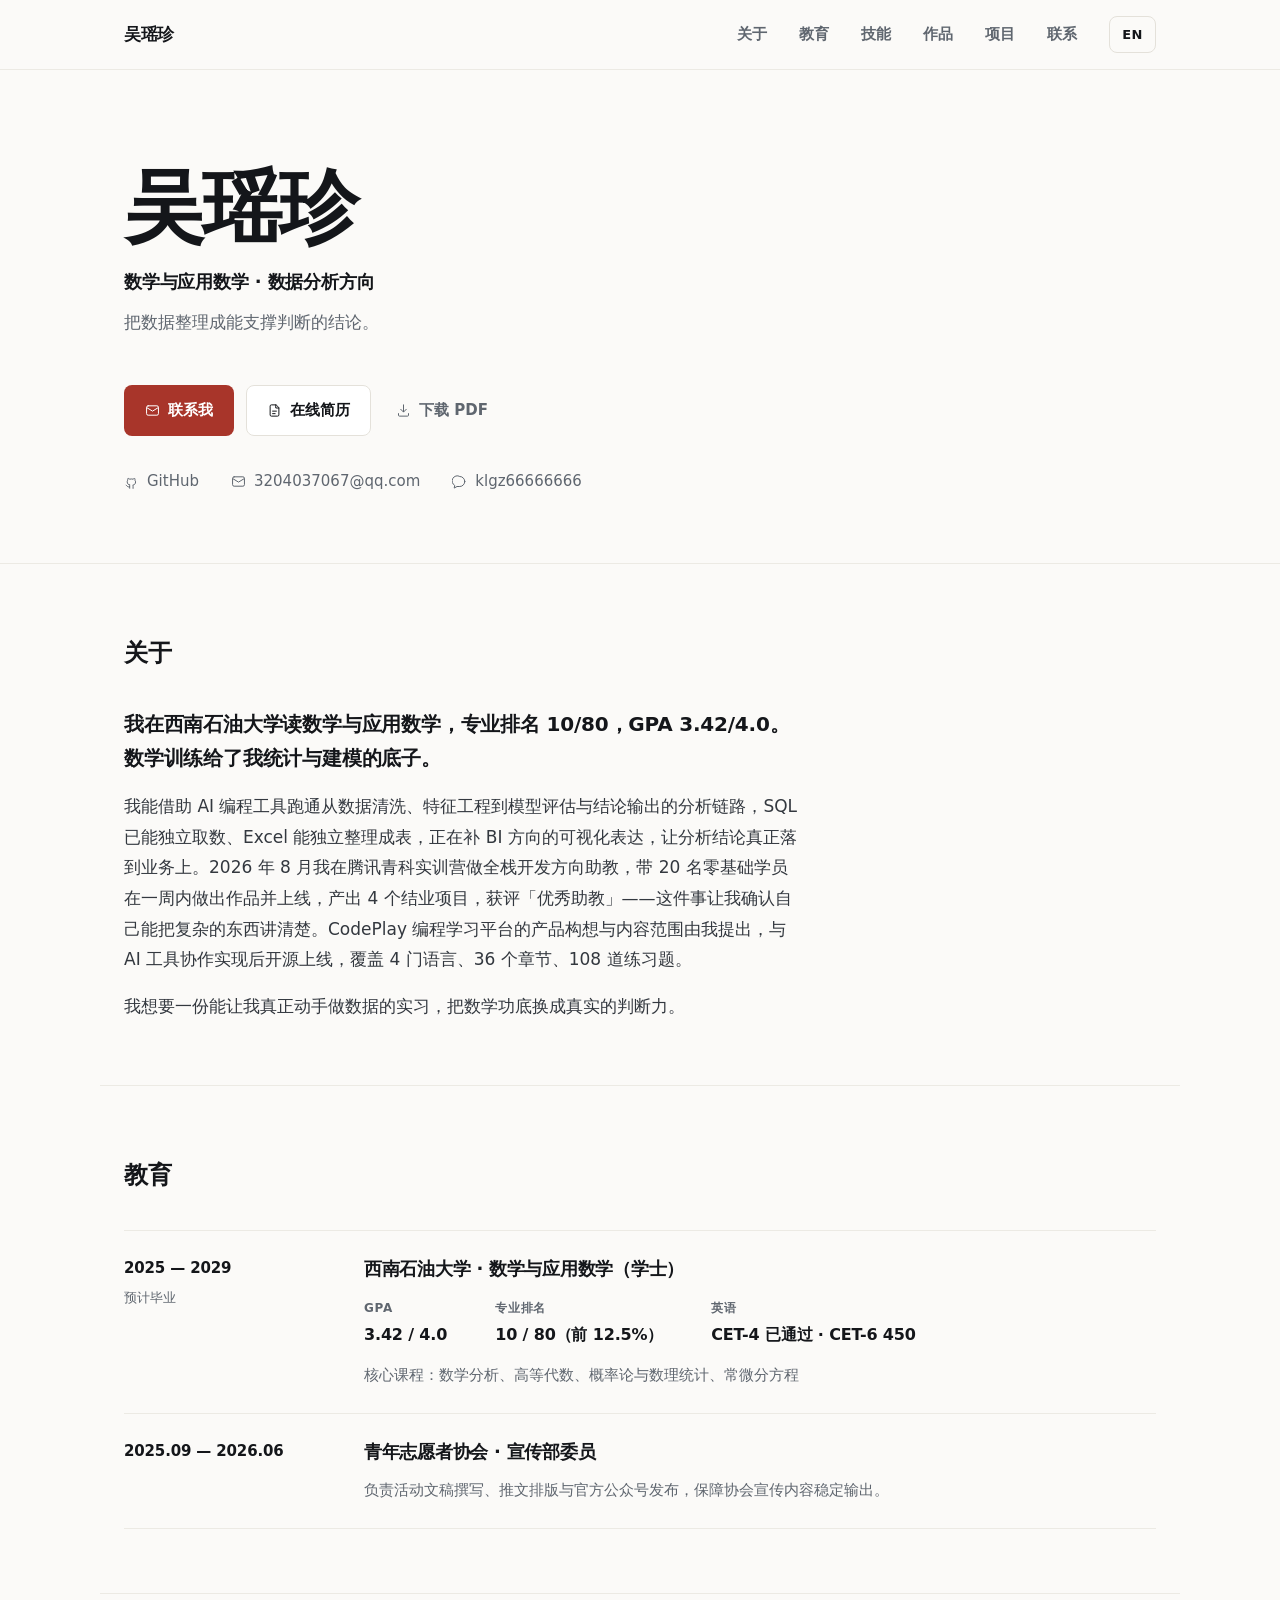
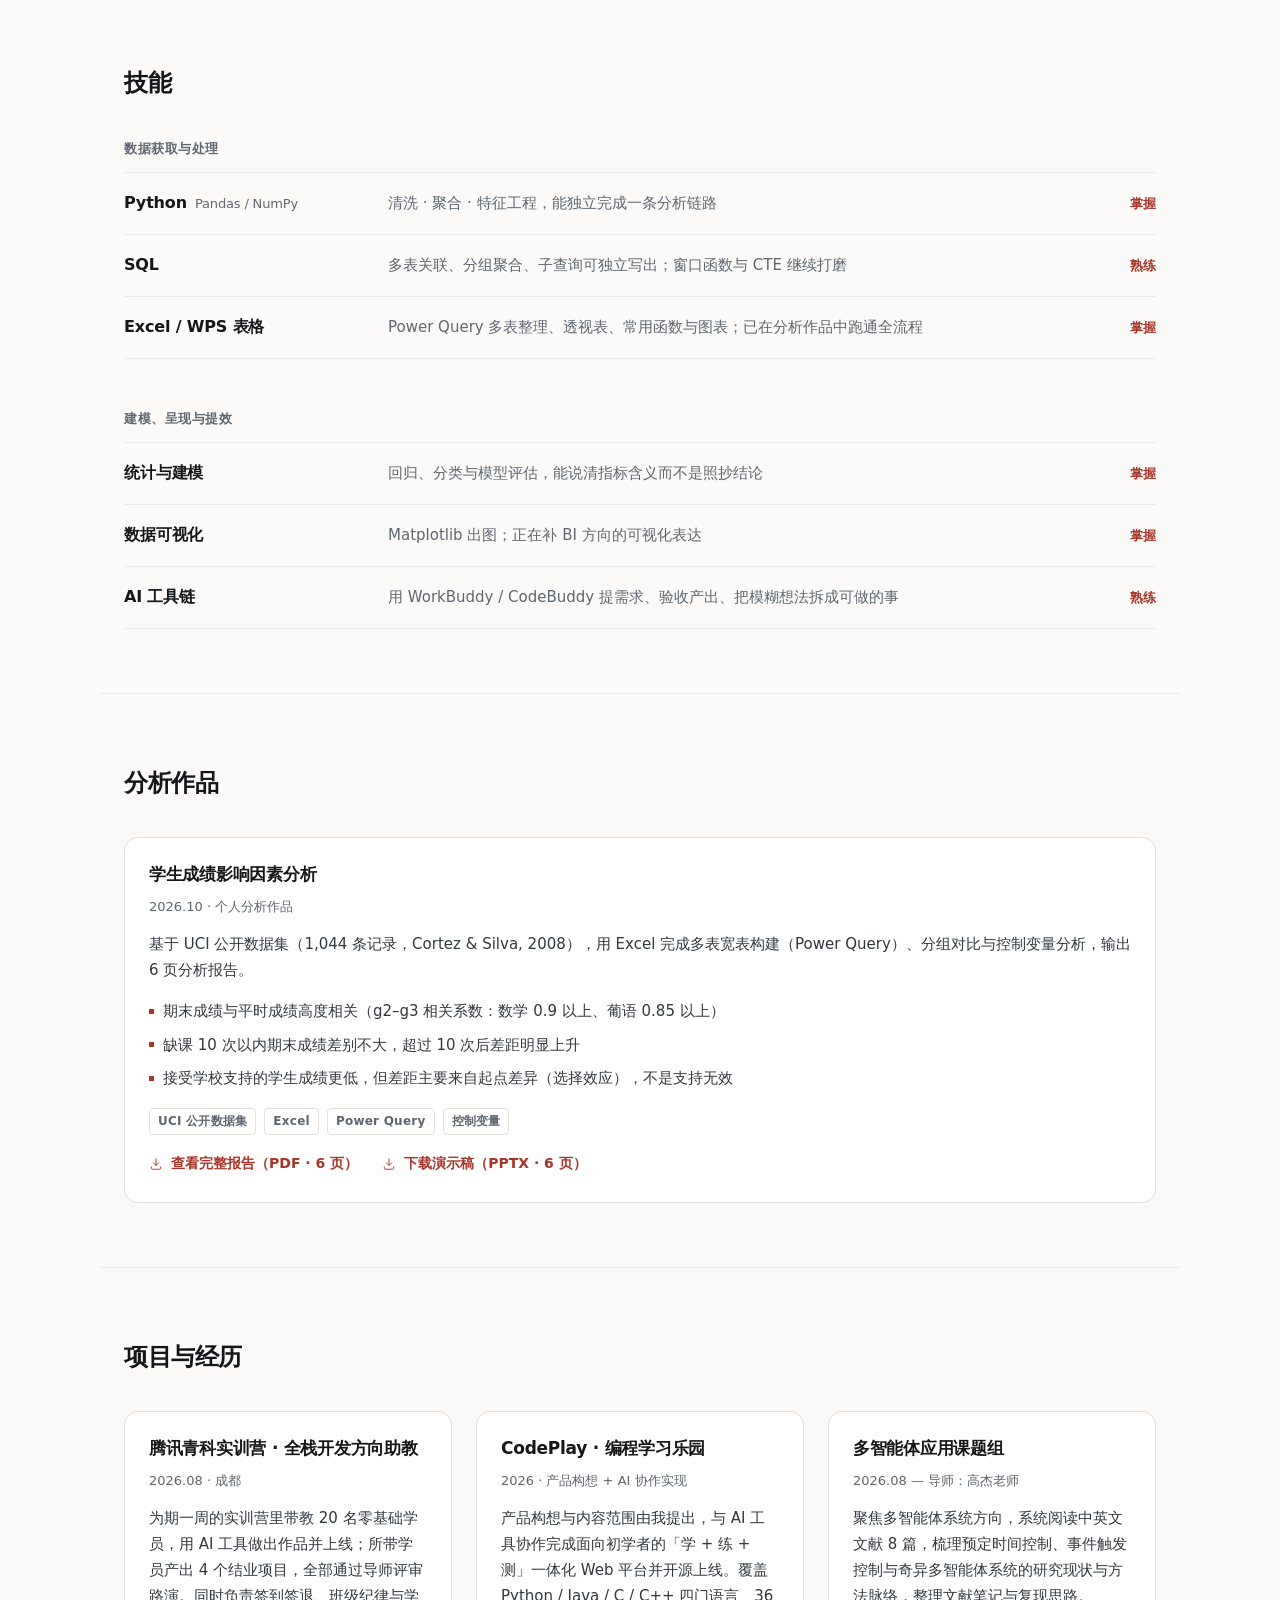
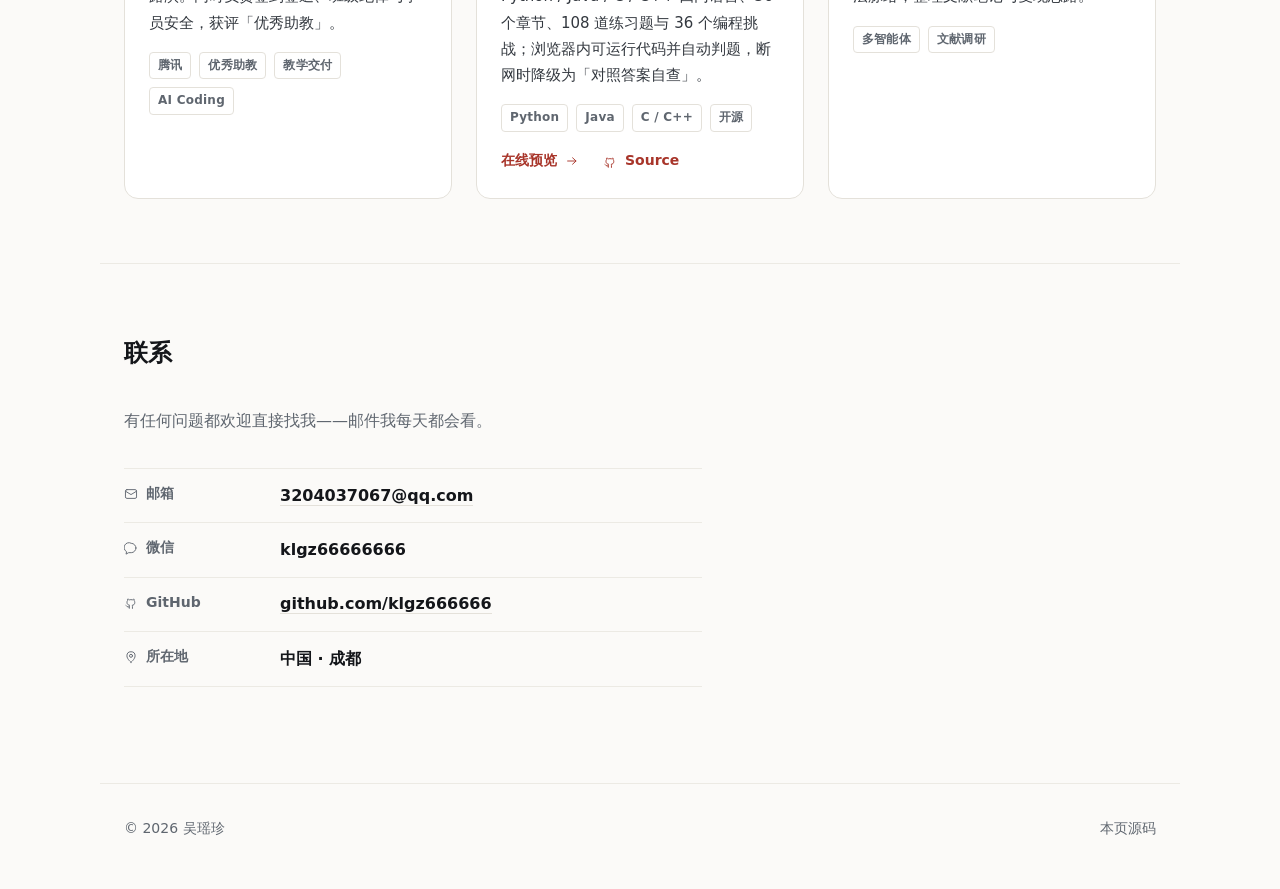
<file: index.html>
<!DOCTYPE html>
<html lang="zh">
<head>
  <meta charset="UTF-8" />
  <meta name="viewport" content="width=device-width, initial-scale=1.0" />
  <title data-zh="吴瑶珍 · 数据分析 | 个人主页" data-en="Wu Yaozhen · Data Analytics">吴瑶珍 · 数据分析 | 个人主页</title>
  <meta name="description" data-zh="西南石油大学数学与应用数学专业本科生，GPA 3.42/4.0，专业排名 10/80。腾讯青科实训营优秀助教，CodePlay 编程学习平台产品构想者。" data-en="Undergraduate in Mathematics at Southwest Petroleum University. GPA 3.42/4.0, ranked 10/80. Outstanding TA at Tencent Youth Science Camp." />
  <link rel="icon" href="favicon.svg" type="image/svg+xml" />
  <link rel="stylesheet" href="styles.css" />
</head>
<body>

  <!-- ===== 图标 sprite：统一 stroke 风格，不用 emoji 冒充图标 ===== -->
  <svg width="0" height="0" style="position:absolute" aria-hidden="true" focusable="false">
    <symbol id="i-mail" viewBox="0 0 24 24" fill="none" stroke="currentColor" stroke-width="1.6" stroke-linecap="round" stroke-linejoin="round">
      <rect x="2.5" y="4.5" width="19" height="15" rx="2.5" />
      <path d="M3 7.5 12 13l9-5.5" />
    </symbol>
    <symbol id="i-doc" viewBox="0 0 24 24" fill="none" stroke="currentColor" stroke-width="1.6" stroke-linecap="round" stroke-linejoin="round">
      <path d="M14 3H7a2 2 0 0 0-2 2v14a2 2 0 0 0 2 2h10a2 2 0 0 0 2-2V8z" />
      <path d="M14 3v5h5" />
      <path d="M9 13h6M9 17h4" />
    </symbol>
    <symbol id="i-download" viewBox="0 0 24 24" fill="none" stroke="currentColor" stroke-width="1.6" stroke-linecap="round" stroke-linejoin="round">
      <path d="M12 3v11" />
      <path d="m7.5 10 4.5 4.5L16.5 10" />
      <path d="M4 17v2.5A1.5 1.5 0 0 0 5.5 21h13a1.5 1.5 0 0 0 1.5-1.5V17" />
    </symbol>
    <symbol id="i-arrow-right" viewBox="0 0 24 24" fill="none" stroke="currentColor" stroke-width="1.6" stroke-linecap="round" stroke-linejoin="round">
      <path d="M4.5 12h14" />
      <path d="m13 6.5 6 5.5-6 5.5" />
    </symbol>
    <symbol id="i-github" viewBox="0 0 24 24" fill="none" stroke="currentColor" stroke-width="1.6" stroke-linecap="round" stroke-linejoin="round">
      <path d="M9 20.5c-4 1.2-4-2.2-5.5-2.7m11 5.2v-3.4c0-1 .1-1.4-.5-2 2.3-.25 4.5-1.15 4.5-5a3.9 3.9 0 0 0-1.1-2.7 3.6 3.6 0 0 0-.1-2.7s-.9-.25-2.9 1.1a10 10 0 0 0-5.2 0C7.2 6.7 6.3 6.95 6.3 6.95a3.6 3.6 0 0 0-.1 2.7A3.9 3.9 0 0 0 5.1 12.4c0 3.8 2.2 4.7 4.5 5-.6.6-.6 1.2-.5 2v3.4" />
    </symbol>
    <symbol id="i-chat" viewBox="0 0 24 24" fill="none" stroke="currentColor" stroke-width="1.6" stroke-linecap="round" stroke-linejoin="round">
      <path d="M20.5 12a8 8 0 0 1-8 8H8l-4.5 2.5.9-4.2A8 8 0 0 1 12.5 4a8 8 0 0 1 8 8z" />
    </symbol>
    <symbol id="i-pin" viewBox="0 0 24 24" fill="none" stroke="currentColor" stroke-width="1.6" stroke-linecap="round" stroke-linejoin="round">
      <path d="M12 21s7-5.3 7-11a7 7 0 1 0-14 0c0 5.7 7 11 7 11z" />
      <circle cx="12" cy="10" r="2.6" />
    </symbol>
  </svg>

  <a class="skip" href="#main" data-zh="跳到主要内容" data-en="Skip to content">跳到主要内容</a>

  <!-- ===== 顶部导航 ===== -->
  <header class="topbar">
    <div class="topbar__inner">
      <a class="topbar__logo" href="#top" data-zh="吴瑶珍" data-en="Wu Yaozhen">吴瑶珍</a>
      <nav class="topbar__nav" aria-label="主导航">
        <a href="#about"><span data-lang-text data-zh="关于" data-en="About">关于</span></a>
        <a href="#education"><span data-lang-text data-zh="教育" data-en="Education">教育</span></a>
        <a href="#skills"><span data-lang-text data-zh="技能" data-en="Skills">技能</span></a>
        <a href="#samples"><span data-lang-text data-zh="作品" data-en="Sample">作品</span></a>
        <a href="#projects"><span data-lang-text data-zh="项目" data-en="Projects">项目</span></a>
        <a href="#contact"><span data-lang-text data-zh="联系" data-en="Contact">联系</span></a>
      </nav>
      <button class="lang" id="langToggle" type="button" aria-label="切换语言">EN</button>
    </div>
  </header>

  <main id="main">

    <!-- ===== Hero ===== -->
    <section class="hero" id="top">
      <div class="hero__inner">
        <h1 class="hero__name" data-zh="吴瑶珍" data-en="Wu Yaozhen">吴瑶珍</h1>
        <p class="hero__role" data-zh="数学与应用数学 · 数据分析方向" data-en="Mathematics & Applied Mathematics · Data Analytics">数学与应用数学 · 数据分析方向</p>
        <p class="hero__tagline" data-zh="把数据整理成能支撑判断的结论。" data-en="Turning data into conclusions that support a decision.">把数据整理成能支撑判断的结论。</p>

        <div class="hero__cta">
          <a class="btn btn--seal" href="mailto:3204037067@qq.com">
            <svg class="icon" aria-hidden="true"><use href="#i-mail" /></svg>
            <span data-lang-text data-zh="联系我" data-en="Email me">联系我</span>
          </a>
          <a class="btn btn--line" href="resume_online.html">
            <svg class="icon" aria-hidden="true"><use href="#i-doc" /></svg>
            <span data-lang-text data-zh="在线简历" data-en="Online résumé">在线简历</span>
          </a>
          <a class="btn btn--bare" href="resume_print.html" target="_blank" rel="noopener">
            <svg class="icon" aria-hidden="true"><use href="#i-download" /></svg>
            <span data-lang-text data-zh="下载 PDF" data-en="Download PDF">下载 PDF</span>
          </a>
        </div>

        <ul class="hero__links">
          <li><a href="https://github.com/klgz666666" target="_blank" rel="noopener"><svg class="icon" aria-hidden="true"><use href="#i-github" /></svg>GitHub</a></li>
          <li><a href="mailto:3204037067@qq.com"><svg class="icon" aria-hidden="true"><use href="#i-mail" /></svg>3204037067@qq.com</a></li>
          <li><a href="#contact"><svg class="icon" aria-hidden="true"><use href="#i-chat" /></svg>klgz66666666</a></li>
        </ul>
      </div>
    </section>

    <!-- ===== 关于 ===== -->
    <section class="band" id="about">
      <h2 class="band__title" data-zh="关于" data-en="About">关于</h2>
      <div class="prose">
        <p class="prose__lead" data-en="I study Mathematics and Applied Mathematics at Southwest Petroleum University — ranked 10/80 with a GPA of 3.42/4.0. Mathematical training gave me my foundation in statistics and modeling." data-zh="我在西南石油大学读数学与应用数学，专业排名 10/80，GPA 3.42/4.0。数学训练给了我统计与建模的底子。">我在西南石油大学读数学与应用数学，专业排名 10/80，GPA 3.42/4.0。数学训练给了我统计与建模的底子。</p>
        <p data-en="With AI coding tools I can run the whole loop — data cleaning, feature engineering, model evaluation, and written conclusions. SQL and Excel are now solid enough to pull and shape data on my own; next I am building up BI visualization so the findings actually land in business terms. In August 2026 I was a full-stack TA at Tencent's Youth Science Camp, coaching 20 beginners to build and ship their work within one week; their 4 capstone projects passed review and I was named an Outstanding TA. That convinced me I can make complex things clear. CodePlay, a programming learning platform whose concept and content scope I designed, was built with AI tooling and open-sourced — 4 languages, 36 chapters, 108 exercises." data-zh="我能借助 AI 编程工具跑通从数据清洗、特征工程到模型评估与结论输出的分析链路，SQL 已能独立取数、Excel 能独立整理成表，正在补 BI 方向的可视化表达，让分析结论真正落到业务上。2026 年 8 月我在腾讯青科实训营做全栈开发方向助教，带 20 名零基础学员在一周内做出作品并上线，产出 4 个结业项目，获评「优秀助教」——这件事让我确认自己能把复杂的东西讲清楚。CodePlay 编程学习平台的产品构想与内容范围由我提出，与 AI 工具协作实现后开源上线，覆盖 4 门语言、36 个章节、108 道练习题。">我能借助 AI 编程工具跑通从数据清洗、特征工程到模型评估与结论输出的分析链路，SQL 已能独立取数、Excel 能独立整理成表，正在补 BI 方向的可视化表达，让分析结论真正落到业务上。2026 年 8 月我在腾讯青科实训营做全栈开发方向助教，带 20 名零基础学员在一周内做出作品并上线，产出 4 个结业项目，获评「优秀助教」——这件事让我确认自己能把复杂的东西讲清楚。CodePlay 编程学习平台的产品构想与内容范围由我提出，与 AI 工具协作实现后开源上线，覆盖 4 门语言、36 个章节、108 道练习题。</p>
        <p data-zh="我想要一份能让我真正动手做数据的实习，把数学功底换成真实的判断力。" data-en="I'm looking for an internship where I can do real data work, and turn a math foundation into actual judgment.">我想要一份能让我真正动手做数据的实习，把数学功底换成真实的判断力。</p>
      </div>
    </section>

    <!-- ===== 教育 ===== -->
    <section class="band" id="education">
      <h2 class="band__title" data-zh="教育" data-en="Education">教育</h2>
      <ol class="record">
        <li class="record__item">
          <div class="record__when">
            <span class="record__date">2025 — 2029</span>
            <span class="record__note" data-zh="预计毕业" data-en="expected">预计毕业</span>
          </div>
          <div class="record__body">
            <h3 class="record__title" data-zh="西南石油大学 · 数学与应用数学（学士）" data-en="Southwest Petroleum University · B.Sc. Mathematics">西南石油大学 · 数学与应用数学（学士）</h3>
            <dl class="facts">
              <div><dt data-zh="GPA" data-en="GPA">GPA</dt><dd>3.42 / 4.0</dd></div>
              <div><dt data-zh="专业排名" data-en="Rank">专业排名</dt><dd data-zh="10 / 80（前 12.5%）" data-en="10 / 80 (top 12.5%)">10 / 80（前 12.5%）</dd></div>
              <div><dt data-zh="英语" data-en="English">英语</dt><dd data-zh="CET-4 已通过 · CET-6 450" data-en="CET-4 passed · CET-6 450">CET-4 已通过 · CET-6 450</dd></div>
            </dl>
            <p class="record__sub" data-zh="核心课程：数学分析、高等代数、概率论与数理统计、常微分方程" data-en="Core courses: Mathematical Analysis, Advanced Algebra, Probability &amp; Statistics, Ordinary Differential Equations">核心课程：数学分析、高等代数、概率论与数理统计、常微分方程</p>
          </div>
        </li>
        <li class="record__item">
          <div class="record__when">
            <span class="record__date">2025.09 — 2026.06</span>
          </div>
          <div class="record__body">
            <h3 class="record__title" data-zh="青年志愿者协会 · 宣传部委员" data-en="Youth Volunteers Association · PR Department">青年志愿者协会 · 宣传部委员</h3>
            <p class="record__sub" data-zh="负责活动文稿撰写、推文排版与官方公众号发布，保障协会宣传内容稳定输出。" data-en="Wrote event copy, laid out posts, and published to the association's official account, keeping publicity output steady.">负责活动文稿撰写、推文排版与官方公众号发布，保障协会宣传内容稳定输出。</p>
          </div>
        </li>
      </ol>
    </section>

    <!-- ===== 技能：不用百分比进度条，用可解释的分档 ===== -->
    <section class="band" id="skills">
      <h2 class="band__title" data-zh="技能" data-en="Skills">技能</h2>

      <div class="skillset">
        <h3 class="skillset__label" data-zh="数据获取与处理" data-en="Data &amp; querying">数据获取与处理</h3>
        <ul class="skillset__list">
          <li class="skill">
            <span class="skill__name">Python<span class="skill__stack" data-zh="Pandas / NumPy" data-en="Pandas / NumPy">Pandas / NumPy</span></span>
            <span class="skill__meta" data-zh="清洗 · 聚合 · 特征工程，能独立完成一条分析链路" data-en="Cleaning, aggregation, feature engineering; runs an analysis loop end to end">清洗 · 聚合 · 特征工程，能独立完成一条分析链路</span>
            <span class="skill__level" data-zh="掌握" data-en="Working">掌握</span>
          </li>
          <li class="skill">
            <span class="skill__name">SQL</span>
            <span class="skill__meta" data-zh="多表关联、分组聚合、子查询可独立写出；窗口函数与 CTE 继续打磨" data-en="Joins, aggregation and subqueries written independently; still sharpening window functions and CTEs">多表关联、分组聚合、子查询可独立写出；窗口函数与 CTE 继续打磨</span>
            <span class="skill__level" data-zh="熟练" data-en="Proficient">熟练</span>
          </li>
          <li class="skill">
            <span class="skill__name">Excel / WPS 表格</span>
            <span class="skill__meta" data-zh="Power Query 多表整理、透视表、常用函数与图表；已在分析作品中跑通全流程" data-en="Power Query joins, pivot tables, common functions and charts; used end to end in the analysis sample">Power Query 多表整理、透视表、常用函数与图表；已在分析作品中跑通全流程</span>
            <span class="skill__level" data-zh="掌握" data-en="Working">掌握</span>
          </li>
        </ul>
      </div>

      <div class="skillset">
        <h3 class="skillset__label" data-zh="建模、呈现与提效" data-en="Modeling, presentation &amp; leverage">建模、呈现与提效</h3>
        <ul class="skillset__list">
          <li class="skill">
            <span class="skill__name" data-zh="统计与建模" data-en="Statistics &amp; modeling">统计与建模</span>
            <span class="skill__meta" data-zh="回归、分类与模型评估，能说清指标含义而不是照抄结论" data-en="Regression, classification, model evaluation; explains what the metrics mean">回归、分类与模型评估，能说清指标含义而不是照抄结论</span>
            <span class="skill__level" data-zh="掌握" data-en="Working">掌握</span>
          </li>
          <li class="skill">
            <span class="skill__name" data-zh="数据可视化" data-en="Data visualization">数据可视化</span>
            <span class="skill__meta" data-zh="Matplotlib 出图；正在补 BI 方向的可视化表达" data-en="Charting with Matplotlib; building up BI visualization">Matplotlib 出图；正在补 BI 方向的可视化表达</span>
            <span class="skill__level" data-zh="掌握" data-en="Working">掌握</span>
          </li>
          <li class="skill">
            <span class="skill__name" data-zh="AI 工具链" data-en="AI tooling">AI 工具链</span>
            <span class="skill__meta" data-zh="用 WorkBuddy / CodeBuddy 提需求、验收产出、把模糊想法拆成可做的事" data-en="WorkBuddy / CodeBuddy: specifying, reviewing output, turning vague ideas into shippable tasks">用 WorkBuddy / CodeBuddy 提需求、验收产出、把模糊想法拆成可做的事</span>
            <span class="skill__level" data-zh="熟练" data-en="Proficient">熟练</span>
          </li>
        </ul>
      </div>
    </section>

    <!-- ===== 分析作品：个人作品，不是项目交付，也不是实习产出 ===== -->
    <section class="band" id="samples">
      <h2 class="band__title" data-zh="分析作品" data-en="Analysis work">分析作品</h2>
      <div class="works">

        <article class="work">
          <div class="work__head">
            <h3 class="work__title" data-zh="学生成绩影响因素分析" data-en="What drives student performance">学生成绩影响因素分析</h3>
            <p class="work__when">2026.10 · <span data-zh="个人分析作品" data-en="Personal analysis project">个人分析作品</span></p>
          </div>
          <p class="work__desc" data-zh="基于 UCI 公开数据集（1,044 条记录，Cortez &amp; Silva, 2008），用 Excel 完成多表宽表构建（Power Query）、分组对比与控制变量分析，输出 6 页分析报告。" data-en="Based on the UCI public Student Performance dataset (1,044 records; Cortez &amp; Silva, 2008). Built the wide table from multiple sheets in Excel (Power Query), then ran grouped comparisons and a controlled-variable check. Delivered a 6-page report.">基于 UCI 公开数据集（1,044 条记录，Cortez &amp; Silva, 2008），用 Excel 完成多表宽表构建（Power Query）、分组对比与控制变量分析，输出 6 页分析报告。</p>
          <ul class="findings">
            <li data-zh="期末成绩与平时成绩高度相关（g2–g3 相关系数：数学 0.9 以上、葡语 0.85 以上）" data-en="Final grades track closely with prior-period grades (g2–g3 correlation: above 0.9 for maths, above 0.85 for Portuguese)">期末成绩与平时成绩高度相关（g2–g3 相关系数：数学 0.9 以上、葡语 0.85 以上）</li>
            <li data-zh="缺课 10 次以内期末成绩差别不大，超过 10 次后差距明显上升" data-en="Little difference within 10 absences; the gap widens noticeably beyond 10">缺课 10 次以内期末成绩差别不大，超过 10 次后差距明显上升</li>
            <li data-zh="接受学校支持的学生成绩更低，但差距主要来自起点差异（选择效应），不是支持无效" data-en="Students receiving school support scored lower — but the gap comes mostly from where they started (selection effect), not from support failing">接受学校支持的学生成绩更低，但差距主要来自起点差异（选择效应），不是支持无效</li>
          </ul>
          <ul class="tags"><li data-zh="UCI 公开数据集" data-en="UCI public dataset">UCI 公开数据集</li><li>Excel</li><li>Power Query</li><li data-zh="控制变量" data-en="Controlled comparison">控制变量</li></ul>
          <p class="work__links">
            <a href="assets/student-performance-analysis.pdf" target="_blank" rel="noopener"><svg class="icon" aria-hidden="true"><use href="#i-download" /></svg><span data-lang-text data-zh="查看完整报告（PDF · 6 页）" data-en="Read the full report (PDF · 6 pages)">查看完整报告（PDF · 6 页）</span></a>
            <a href="assets/student-performance-analysis.pptx" download><svg class="icon" aria-hidden="true"><use href="#i-download" /></svg><span data-lang-text data-zh="下载演示稿（PPTX · 6 页）" data-en="Download the slides (PPTX · 6 pages)">下载演示稿（PPTX · 6 页）</span></a>
          </p>
        </article>

      </div>
    </section>

    <!-- ===== 项目与经历 ===== -->
    <section class="band" id="projects">
      <h2 class="band__title" data-zh="项目与经历" data-en="Projects &amp; experience">项目与经历</h2>
      <div class="works">

        <article class="work">
          <div class="work__head">
            <h3 class="work__title" data-zh="腾讯青科实训营 · 全栈开发方向助教" data-en="Tencent Youth Science Camp · Full-stack Track TA">腾讯青科实训营 · 全栈开发方向助教</h3>
            <p class="work__when">2026.08 · <span data-zh="成都" data-en="Chengdu">成都</span></p>
          </div>
          <p class="work__desc" data-zh="为期一周的实训营里带教 20 名零基础学员，用 AI 工具做出作品并上线；所带学员产出 4 个结业项目，全部通过导师评审路演。同时负责签到签退、班级纪律与学员安全，获评「优秀助教」。" data-en="Coached 20 beginners over one week to build and ship projects with AI tools; all 4 capstone projects passed mentor review. Also owned attendance, discipline, and student safety, and was named an Outstanding TA.">为期一周的实训营里带教 20 名零基础学员，用 AI 工具做出作品并上线；所带学员产出 4 个结业项目，全部通过导师评审路演。同时负责签到签退、班级纪律与学员安全，获评「优秀助教」。</p>
          <ul class="tags"><li>腾讯</li><li data-zh="优秀助教" data-en="Outstanding TA">优秀助教</li><li data-zh="教学交付" data-en="Teaching delivery">教学交付</li><li>AI Coding</li></ul>
        </article>

        <article class="work">
          <div class="work__head">
            <h3 class="work__title" data-zh="CodePlay · 编程学习乐园" data-en="CodePlay · Programming Playground">CodePlay · 编程学习乐园</h3>
            <p class="work__when">2026 · <span data-zh="产品构想 + AI 协作实现" data-en="Concept + AI-assisted build">产品构想 + AI 协作实现</span></p>
          </div>
          <p class="work__desc" data-zh="产品构想与内容范围由我提出，与 AI 工具协作完成面向初学者的「学 + 练 + 测」一体化 Web 平台并开源上线。覆盖 Python / Java / C / C++ 四门语言、36 个章节、108 道练习题与 36 个编程挑战；浏览器内可运行代码并自动判题，断网时降级为「对照答案自查」。" data-en="I designed the product concept and content scope, and built the learn + practice + test platform for beginners with AI tooling, then open-sourced it. Covers Python / Java / C / C++ with 36 chapters, 108 quizzes and 36 coding challenges; runs and auto-grades code in-browser, with an offline self-check fallback.">产品构想与内容范围由我提出，与 AI 工具协作完成面向初学者的「学 + 练 + 测」一体化 Web 平台并开源上线。覆盖 Python / Java / C / C++ 四门语言、36 个章节、108 道练习题与 36 个编程挑战；浏览器内可运行代码并自动判题，断网时降级为「对照答案自查」。</p>
          <ul class="tags"><li>Python</li><li>Java</li><li>C / C++</li><li data-zh="开源" data-en="Open source">开源</li></ul>
          <p class="work__links">
            <a href="https://klgz666666.github.io/codeplay/" target="_blank" rel="noopener"><span data-lang-text data-zh="在线预览" data-en="Live demo">在线预览</span><svg class="icon" aria-hidden="true"><use href="#i-arrow-right" /></svg></a>
            <a href="https://github.com/klgz666666/codeplay" target="_blank" rel="noopener"><svg class="icon" aria-hidden="true"><use href="#i-github" /></svg>Source</a>
          </p>
        </article>

        <article class="work">
          <div class="work__head">
            <h3 class="work__title" data-zh="多智能体应用课题组" data-en="Multi-Agent Applications Group">多智能体应用课题组</h3>
            <p class="work__when">2026.08 — <span data-zh="导师：高杰老师" data-en="Advisor: Prof. Gao Jie">导师：高杰老师</span></p>
          </div>
          <p class="work__desc" data-zh="聚焦多智能体系统方向，系统阅读中英文文献 8 篇，梳理预定时间控制、事件触发控制与奇异多智能体系统的研究现状与方法脉络，整理文献笔记与复现思路。" data-en="Focused on multi-agent systems. Reviewed 8 papers across prescribed-time control, event-triggered control, and singular multi-agent systems; compiled reading notes and reproduction plans.">聚焦多智能体系统方向，系统阅读中英文文献 8 篇，梳理预定时间控制、事件触发控制与奇异多智能体系统的研究现状与方法脉络，整理文献笔记与复现思路。</p>
          <ul class="tags"><li data-zh="多智能体" data-en="Multi-agent">多智能体</li><li data-zh="文献调研" data-en="Literature review">文献调研</li></ul>
        </article>

      </div>
    </section>

    <!-- ===== 联系 ===== -->
    <section class="band band--contact" id="contact">
      <h2 class="band__title" data-zh="联系" data-en="Contact">联系</h2>
      <p class="contact__lead" data-zh="有任何问题都欢迎直接找我——邮件我每天都会看。" data-en="Questions are welcome — I read my email daily.">有任何问题都欢迎直接找我——邮件我每天都会看。</p>
      <dl class="contact">
        <div class="contact__row">
          <dt><svg class="icon" aria-hidden="true"><use href="#i-mail" /></svg><span data-lang-text data-zh="邮箱" data-en="Email">邮箱</span></dt>
          <dd><a href="mailto:3204037067@qq.com">3204037067@qq.com</a></dd>
        </div>
        <div class="contact__row">
          <dt><svg class="icon" aria-hidden="true"><use href="#i-chat" /></svg><span data-lang-text data-zh="微信" data-en="WeChat">微信</span></dt>
          <dd>klgz66666666</dd>
        </div>
        <div class="contact__row">
          <dt><svg class="icon" aria-hidden="true"><use href="#i-github" /></svg>GitHub</dt>
          <dd><a href="https://github.com/klgz666666" target="_blank" rel="noopener">github.com/klgz666666</a></dd>
        </div>
        <div class="contact__row">
          <dt><svg class="icon" aria-hidden="true"><use href="#i-pin" /></svg><span data-lang-text data-zh="所在地" data-en="Location">所在地</span></dt>
          <dd data-zh="中国 · 成都" data-en="Chengdu, China">中国 · 成都</dd>
        </div>
      </dl>
    </section>

  </main>

  <footer class="foot">
    <p data-zh="© 2026 吴瑶珍" data-en="© 2026 Wu Yaozhen">© 2026 吴瑶珍</p>
    <p class="foot__meta"><a href="https://github.com/klgz666666/klgz666666.github.io" target="_blank" rel="noopener"><span data-lang-text data-zh="本页源码" data-en="Page source">本页源码</span></a></p>
  </footer>

  <script src="script.js"></script>
</body>
</html>
</file>
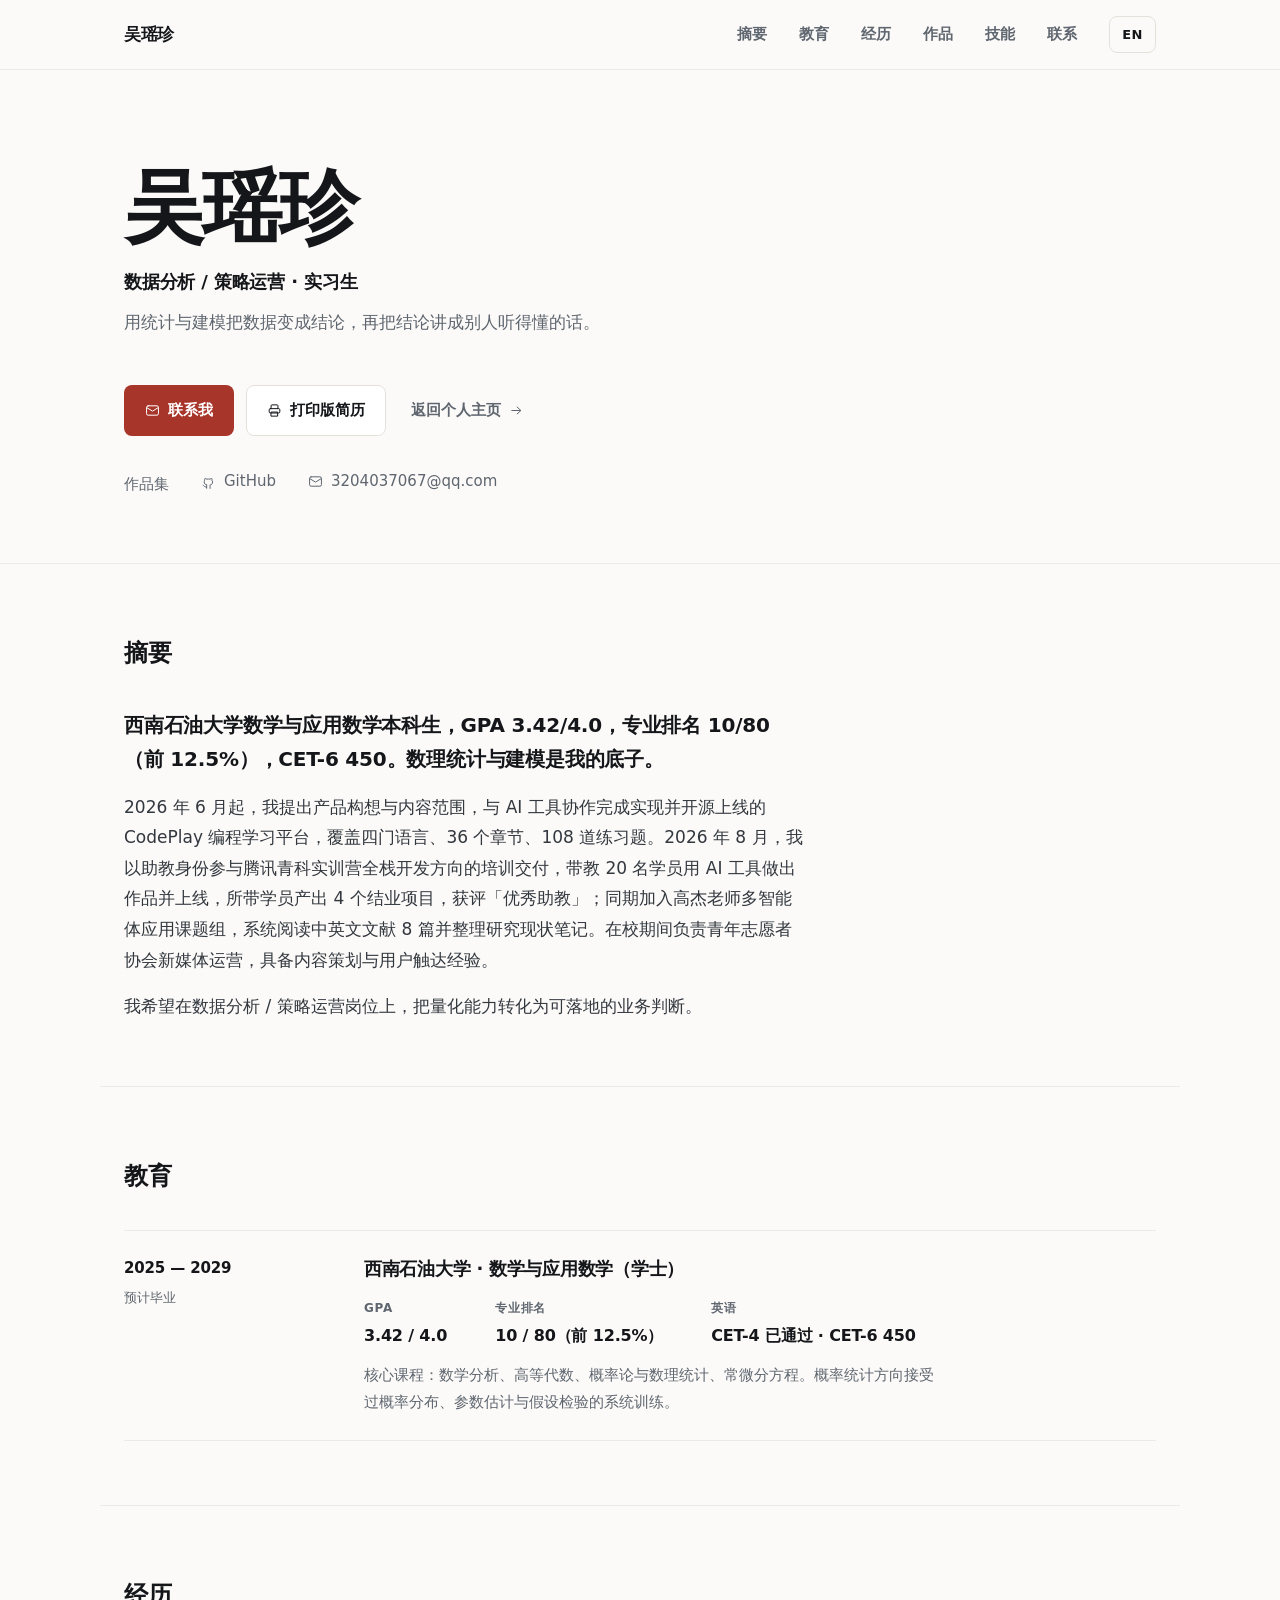
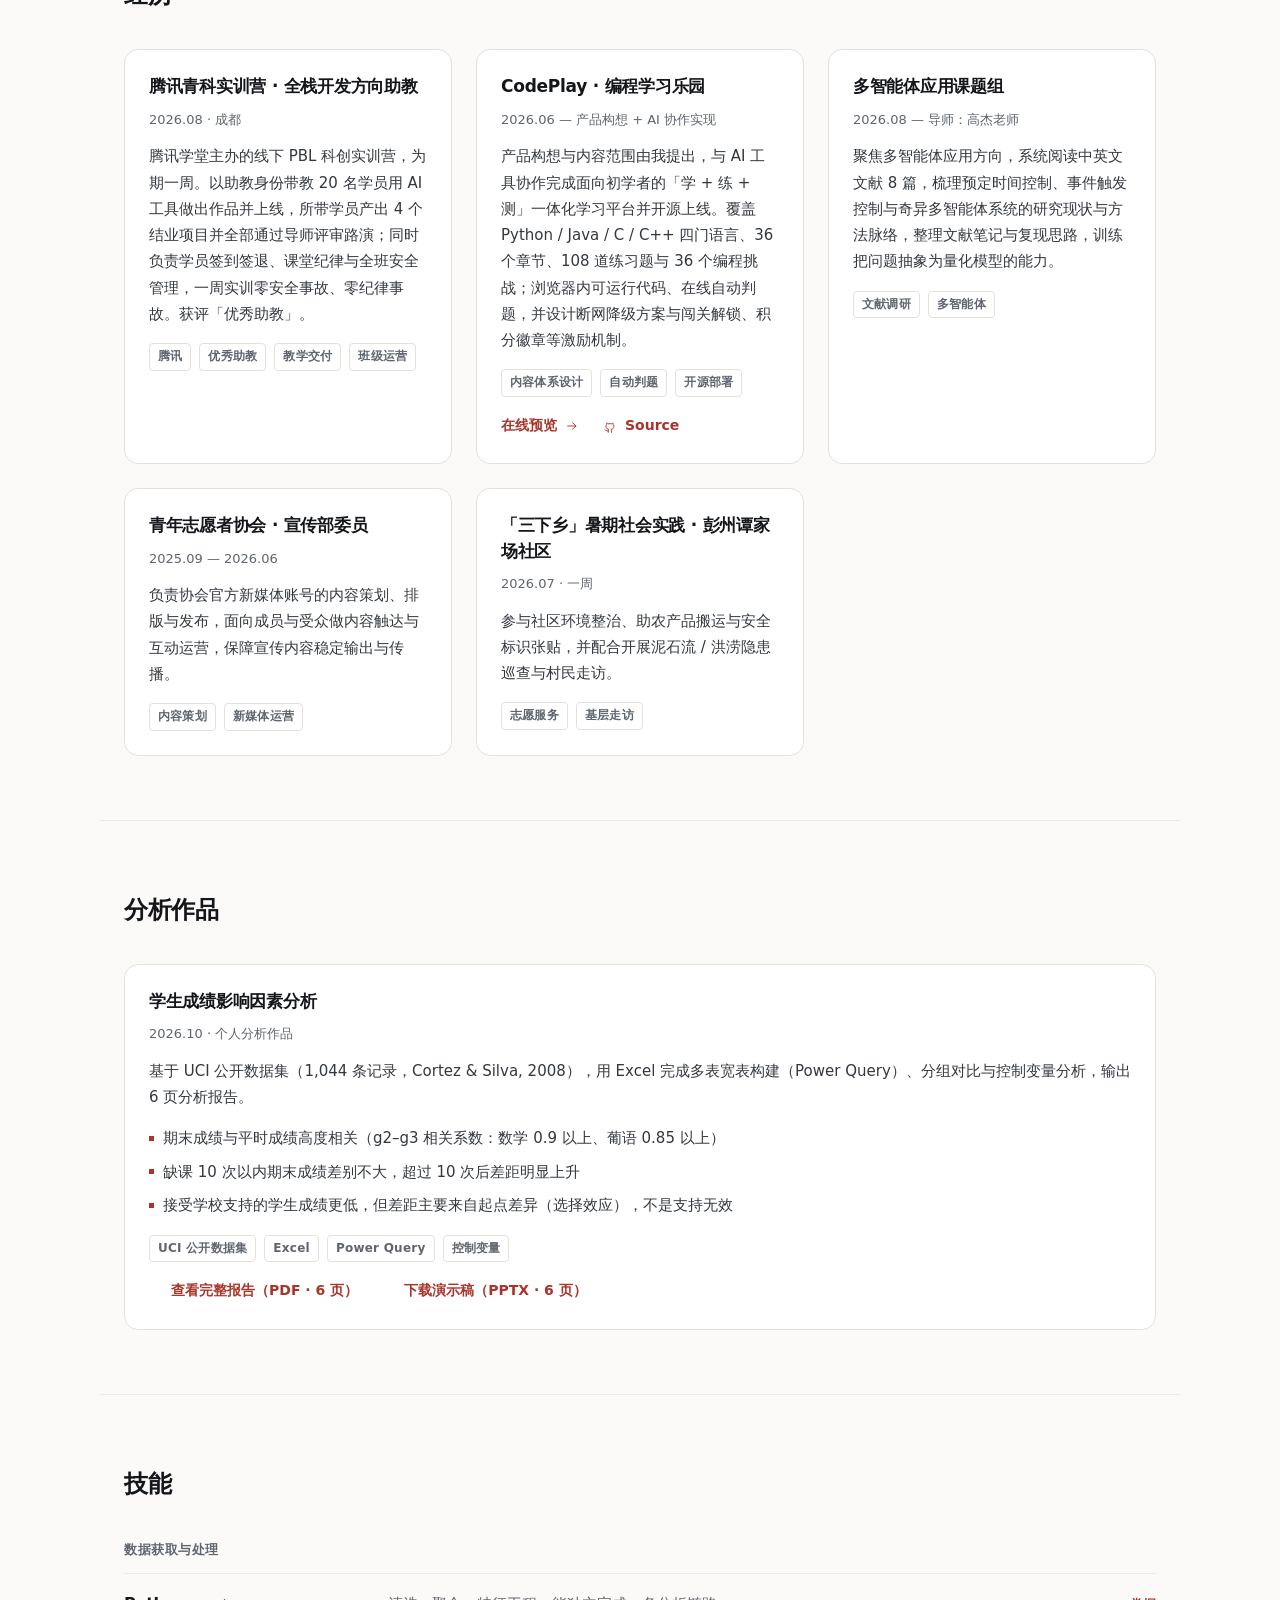
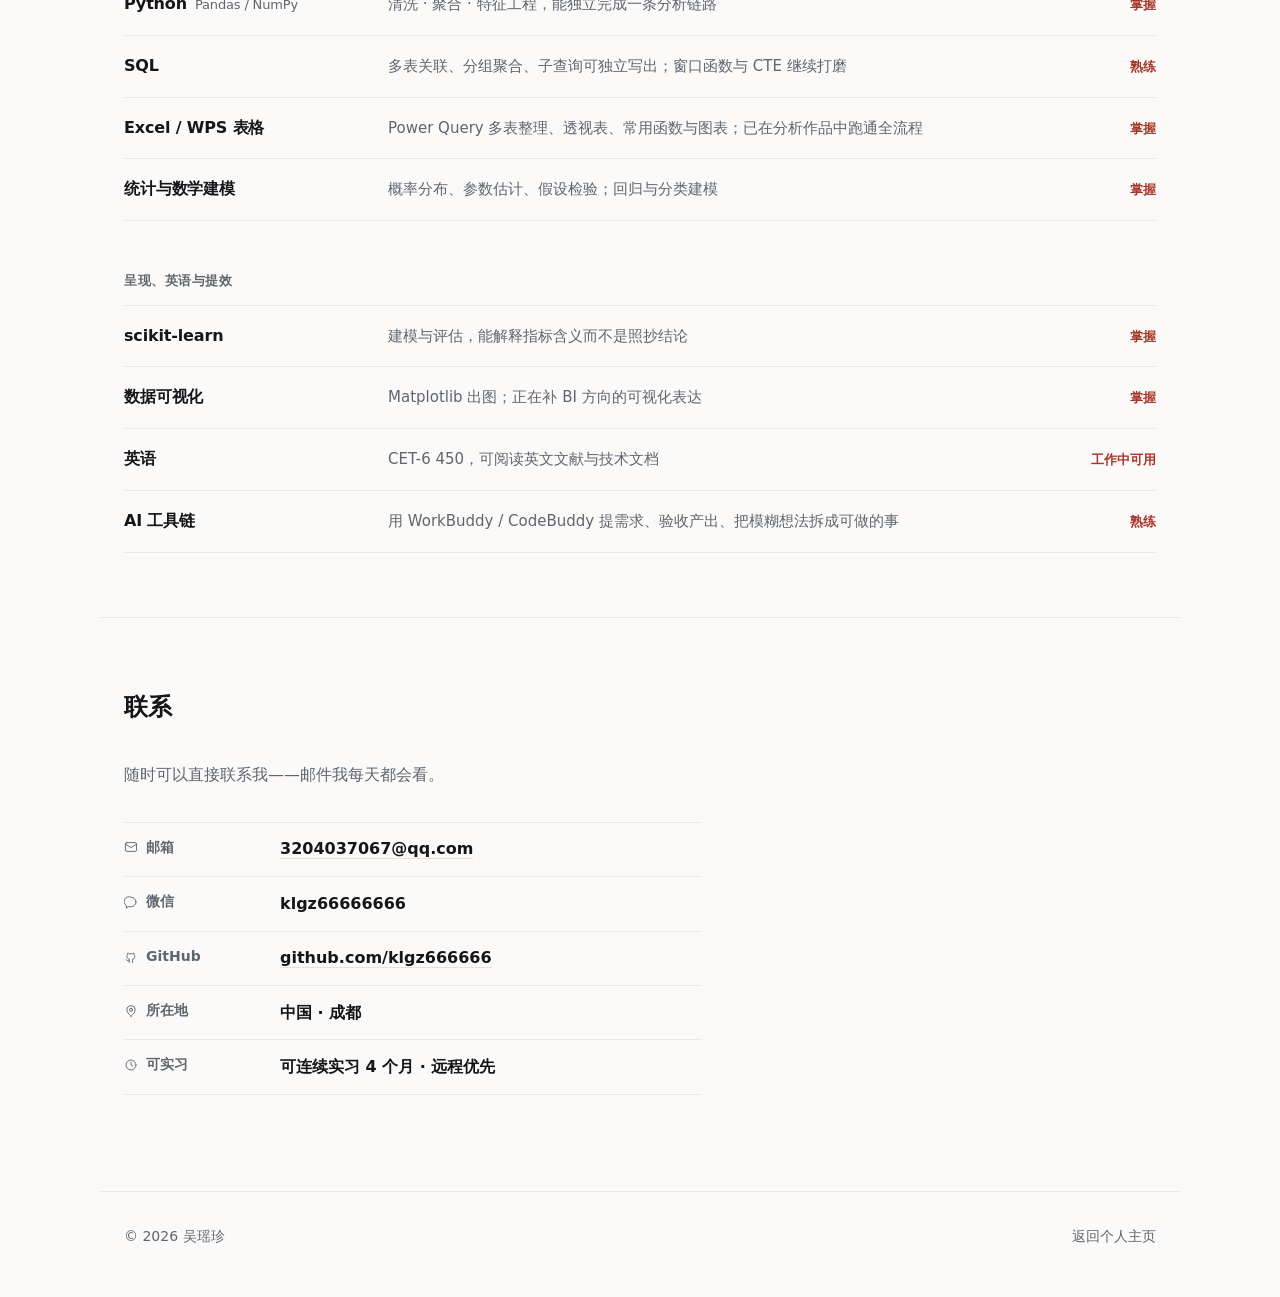
<file: resume_online.html>
<!DOCTYPE html>
<html lang="zh">
<head>
  <meta charset="UTF-8" />
  <meta name="viewport" content="width=device-width, initial-scale=1.0" />
  <title data-zh="吴瑶珍 · 数据分析 / 策略运营实习简历" data-en="Wu Yaozhen · Data Analytics / Strategy Ops Résumé">吴瑶珍 · 数据分析 / 策略运营实习简历</title>
  <meta name="description" data-zh="西南石油大学数学与应用数学本科生，GPA 3.42/4.0，专业排名 10/80。腾讯青科实训营优秀助教，CodePlay 编程学习平台产品构想者。" data-en="Mathematics undergraduate at Southwest Petroleum University. GPA 3.42/4.0, ranked 10/80. Outstanding TA at Tencent Youth Science Camp." />
  <link rel="icon" href="favicon.svg" type="image/svg+xml" />
  <link rel="stylesheet" href="styles.css" />
</head>
<body>

  <svg width="0" height="0" style="position:absolute" aria-hidden="true" focusable="false">
    <symbol id="i-mail" viewBox="0 0 24 24" fill="none" stroke="currentColor" stroke-width="1.6" stroke-linecap="round" stroke-linejoin="round">
      <rect x="2.5" y="4.5" width="19" height="15" rx="2.5" /><path d="M3 7.5 12 13l9-5.5" />
    </symbol>
    <symbol id="i-print" viewBox="0 0 24 24" fill="none" stroke="currentColor" stroke-width="1.6" stroke-linecap="round" stroke-linejoin="round">
      <path d="M6.5 9V4.5A1.5 1.5 0 0 1 8 3h8a1.5 1.5 0 0 1 1.5 1.5V9" />
      <rect x="3.5" y="9" width="17" height="7" rx="1.8" />
      <path d="M7 14.5h10v6.5H7z" />
    </symbol>
    <symbol id="i-arrow-right" viewBox="0 0 24 24" fill="none" stroke="currentColor" stroke-width="1.6" stroke-linecap="round" stroke-linejoin="round">
      <path d="M4.5 12h14" /><path d="m13 6.5 6 5.5-6 5.5" />
    </symbol>
    <symbol id="i-github" viewBox="0 0 24 24" fill="none" stroke="currentColor" stroke-width="1.6" stroke-linecap="round" stroke-linejoin="round">
      <path d="M9 20.5c-4 1.2-4-2.2-5.5-2.7m11 5.2v-3.4c0-1 .1-1.4-.5-2 2.3-.25 4.5-1.15 4.5-5a3.9 3.9 0 0 0-1.1-2.7 3.6 3.6 0 0 0-.1-2.7s-.9-.25-2.9 1.1a10 10 0 0 0-5.2 0C7.2 6.7 6.3 6.95 6.3 6.95a3.6 3.6 0 0 0-.1 2.7A3.9 3.9 0 0 0 5.1 12.4c0 3.8 2.2 4.7 4.5 5-.6.6-.6 1.2-.5 2v3.4" />
    </symbol>
    <symbol id="i-chat" viewBox="0 0 24 24" fill="none" stroke="currentColor" stroke-width="1.6" stroke-linecap="round" stroke-linejoin="round">
      <path d="M20.5 12a8 8 0 0 1-8 8H8l-4.5 2.5.9-4.2A8 8 0 0 1 12.5 4a8 8 0 0 1 8 8z" />
    </symbol>
    <symbol id="i-pin" viewBox="0 0 24 24" fill="none" stroke="currentColor" stroke-width="1.6" stroke-linecap="round" stroke-linejoin="round">
      <path d="M12 21s7-5.3 7-11a7 7 0 1 0-14 0c0 5.7 7 11 7 11z" /><circle cx="12" cy="10" r="2.6" />
    </symbol>
    <symbol id="i-clock" viewBox="0 0 24 24" fill="none" stroke="currentColor" stroke-width="1.6" stroke-linecap="round" stroke-linejoin="round">
      <circle cx="12" cy="12" r="8.5" /><path d="M12 7.5V12l3 2" />
    </symbol>
  </svg>

  <header class="topbar">
    <div class="topbar__inner">
      <a class="topbar__logo" href="index.html" data-zh="吴瑶珍" data-en="Wu Yaozhen">吴瑶珍</a>
      <nav class="topbar__nav" aria-label="简历导航">
        <a href="#summary"><span data-lang-text data-zh="摘要" data-en="Summary">摘要</span></a>
        <a href="#education"><span data-lang-text data-zh="教育" data-en="Education">教育</span></a>
        <a href="#experience"><span data-lang-text data-zh="经历" data-en="Experience">经历</span></a>
        <a href="#samples"><span data-lang-text data-zh="作品" data-en="Sample">作品</span></a>
        <a href="#skills"><span data-lang-text data-zh="技能" data-en="Skills">技能</span></a>
        <a href="#contact"><span data-lang-text data-zh="联系" data-en="Contact">联系</span></a>
      </nav>
      <button class="lang" id="langToggle" type="button" aria-label="切换语言">EN</button>
    </div>
  </header>

  <main>

    <!-- ===== 头部 ===== -->
    <section class="hero" id="top">
      <div class="hero__inner">
        <h1 class="hero__name" data-zh="吴瑶珍" data-en="Wu Yaozhen">吴瑶珍</h1>
        <p class="hero__role" data-zh="数据分析 / 策略运营 · 实习生" data-en="Data Analytics / Strategy Ops · Intern">数据分析 / 策略运营 · 实习生</p>
        <p class="hero__tagline" data-zh="用统计与建模把数据变成结论，再把结论讲成别人听得懂的话。" data-en="Turning data into conclusions with statistics and modeling — then into language people act on.">用统计与建模把数据变成结论，再把结论讲成别人听得懂的话。</p>

        <div class="hero__cta">
          <a class="btn btn--seal" href="mailto:3204037067@qq.com">
            <svg class="icon" aria-hidden="true"><use href="#i-mail" /></svg>
            <span data-lang-text data-zh="联系我" data-en="Email me">联系我</span>
          </a>
          <a class="btn btn--line" href="resume_print.html" target="_blank" rel="noopener">
            <svg class="icon" aria-hidden="true"><use href="#i-print" /></svg>
            <span data-lang-text data-zh="打印版简历" data-en="Print version">打印版简历</span>
          </a>
          <a class="btn btn--bare" href="index.html">
            <span data-lang-text data-zh="返回个人主页" data-en="Back to homepage">返回个人主页</span>
            <svg class="icon" aria-hidden="true"><use href="#i-arrow-right" /></svg>
          </a>
        </div>

        <ul class="hero__links">
          <li><a href="https://klgz666666.github.io"><span data-lang-text data-zh="作品集" data-en="Portfolio">作品集</span></a></li>
          <li><a href="https://github.com/klgz666666" target="_blank" rel="noopener"><svg class="icon" aria-hidden="true"><use href="#i-github" /></svg>GitHub</a></li>
          <li><a href="mailto:3204037067@qq.com"><svg class="icon" aria-hidden="true"><use href="#i-mail" /></svg>3204037067@qq.com</a></li>
        </ul>
      </div>
    </section>

    <!-- ===== 摘要 ===== -->
    <section class="band" id="summary">
      <h2 class="band__title" data-zh="摘要" data-en="Summary">摘要</h2>
      <div class="prose">
        <p class="prose__lead" data-en="Mathematics undergraduate at Southwest Petroleum University — GPA 3.42/4.0, ranked 10/80 (top 12.5%), CET-6 450. Statistics and modeling are my foundation." data-zh="西南石油大学数学与应用数学本科生，GPA 3.42/4.0，专业排名 10/80（前 12.5%），CET-6 450。数理统计与建模是我的底子。">西南石油大学数学与应用数学本科生，GPA 3.42/4.0，专业排名 10/80（前 12.5%），CET-6 450。数理统计与建模是我的底子。</p>
        <p data-en="Since June 2026 I have designed the concept and content scope, and worked with AI tooling to build and open-source CodePlay — a programming learning platform covering four languages, 36 chapters and 108 exercises. In August 2026 I served as a TA for the full-stack track at Tencent's Youth Science Camp, coaching 20 trainees to build and ship their work with AI tools; their 4 capstone projects all passed review and I was named an Outstanding TA. In the same period I joined Prof. Gao Jie's multi-agent research group, reading 8 papers in Chinese and English and compiling notes on the state of the art. On campus I ran the Youth Volunteers Association's social media, gaining experience in content planning and audience outreach." data-zh="2026 年 6 月起，我提出产品构想与内容范围，与 AI 工具协作完成实现并开源上线的 CodePlay 编程学习平台，覆盖四门语言、36 个章节、108 道练习题。2026 年 8 月，我以助教身份参与腾讯青科实训营全栈开发方向的培训交付，带教 20 名学员用 AI 工具做出作品并上线，所带学员产出 4 个结业项目，获评「优秀助教」；同期加入高杰老师多智能体应用课题组，系统阅读中英文文献 8 篇并整理研究现状笔记。在校期间负责青年志愿者协会新媒体运营，具备内容策划与用户触达经验。">2026 年 6 月起，我提出产品构想与内容范围，与 AI 工具协作完成实现并开源上线的 CodePlay 编程学习平台，覆盖四门语言、36 个章节、108 道练习题。2026 年 8 月，我以助教身份参与腾讯青科实训营全栈开发方向的培训交付，带教 20 名学员用 AI 工具做出作品并上线，所带学员产出 4 个结业项目，获评「优秀助教」；同期加入高杰老师多智能体应用课题组，系统阅读中英文文献 8 篇并整理研究现状笔记。在校期间负责青年志愿者协会新媒体运营，具备内容策划与用户触达经验。</p>
        <p data-zh="我希望在数据分析 / 策略运营岗位上，把量化能力转化为可落地的业务判断。" data-en="I want to turn quantitative ability into business judgement that lands, in a data analytics or strategy ops role.">我希望在数据分析 / 策略运营岗位上，把量化能力转化为可落地的业务判断。</p>
      </div>
    </section>

    <!-- ===== 教育 ===== -->
    <section class="band" id="education">
      <h2 class="band__title" data-zh="教育" data-en="Education">教育</h2>
      <ol class="record">
        <li class="record__item">
          <div class="record__when">
            <span class="record__date">2025 — 2029</span>
            <span class="record__note" data-zh="预计毕业" data-en="expected">预计毕业</span>
          </div>
          <div class="record__body">
            <h3 class="record__title" data-zh="西南石油大学 · 数学与应用数学（学士）" data-en="Southwest Petroleum University · B.Sc. Mathematics">西南石油大学 · 数学与应用数学（学士）</h3>
            <dl class="facts">
              <div><dt data-zh="GPA" data-en="GPA">GPA</dt><dd>3.42 / 4.0</dd></div>
              <div><dt data-zh="专业排名" data-en="Rank">专业排名</dt><dd data-zh="10 / 80（前 12.5%）" data-en="10 / 80 (top 12.5%)">10 / 80（前 12.5%）</dd></div>
              <div><dt data-zh="英语" data-en="English">英语</dt><dd data-zh="CET-4 已通过 · CET-6 450" data-en="CET-4 passed · CET-6 450">CET-4 已通过 · CET-6 450</dd></div>
            </dl>
            <p class="record__sub" data-zh="核心课程：数学分析、高等代数、概率论与数理统计、常微分方程。概率统计方向接受过概率分布、参数估计与假设检验的系统训练。" data-en="Core courses: Mathematical Analysis, Advanced Algebra, Probability &amp; Statistics, ODE. Systematic training in distributions, parameter estimation and hypothesis testing.">核心课程：数学分析、高等代数、概率论与数理统计、常微分方程。概率统计方向接受过概率分布、参数估计与假设检验的系统训练。</p>
          </div>
        </li>
      </ol>
    </section>

    <!-- ===== 经历 ===== -->
    <section class="band" id="experience">
      <h2 class="band__title" data-zh="经历" data-en="Experience">经历</h2>
      <div class="works">

        <article class="work">
          <div class="work__head">
            <h3 class="work__title" data-zh="腾讯青科实训营 · 全栈开发方向助教" data-en="Tencent Youth Science Camp · Full-stack Track TA">腾讯青科实训营 · 全栈开发方向助教</h3>
            <p class="work__when">2026.08 · <span data-zh="成都" data-en="Chengdu">成都</span></p>
          </div>
          <p class="work__desc" data-zh="腾讯学堂主办的线下 PBL 科创实训营，为期一周。以助教身份带教 20 名学员用 AI 工具做出作品并上线，所带学员产出 4 个结业项目并全部通过导师评审路演；同时负责学员签到签退、课堂纪律与全班安全管理，一周实训零安全事故、零纪律事故。获评「优秀助教」。" data-en="TA at Tencent's week-long offline PBL science camp. Coached 20 trainees to build and ship work with AI tools; all 4 capstone projects passed mentor review. Ran attendance, discipline and cohort safety with zero incidents. Named an Outstanding TA.">腾讯学堂主办的线下 PBL 科创实训营，为期一周。以助教身份带教 20 名学员用 AI 工具做出作品并上线，所带学员产出 4 个结业项目并全部通过导师评审路演；同时负责学员签到签退、课堂纪律与全班安全管理，一周实训零安全事故、零纪律事故。获评「优秀助教」。</p>
          <ul class="tags"><li>腾讯</li><li data-zh="优秀助教" data-en="Outstanding TA">优秀助教</li><li data-zh="教学交付" data-en="Teaching delivery">教学交付</li><li data-zh="班级运营" data-en="Cohort ops">班级运营</li></ul>
        </article>

        <article class="work">
          <div class="work__head">
            <h3 class="work__title" data-zh="CodePlay · 编程学习乐园" data-en="CodePlay · Programming Playground">CodePlay · 编程学习乐园</h3>
            <p class="work__when">2026.06 — <span data-zh="产品构想 + AI 协作实现" data-en="Concept + AI-assisted build">产品构想 + AI 协作实现</span></p>
          </div>
          <p class="work__desc" data-zh="产品构想与内容范围由我提出，与 AI 工具协作完成面向初学者的「学 + 练 + 测」一体化学习平台并开源上线。覆盖 Python / Java / C / C++ 四门语言、36 个章节、108 道练习题与 36 个编程挑战；浏览器内可运行代码、在线自动判题，并设计断网降级方案与闯关解锁、积分徽章等激励机制。" data-en="I designed the concept and content scope, then built the learn-practice-test platform for beginners with AI tooling and open-sourced it. Covers Python / Java / C / C++ — 36 chapters, 108 exercises, 36 coding challenges; runs and auto-grades code in-browser, with an offline fallback and gamified progression (badges, unlocks).">产品构想与内容范围由我提出，与 AI 工具协作完成面向初学者的「学 + 练 + 测」一体化学习平台并开源上线。覆盖 Python / Java / C / C++ 四门语言、36 个章节、108 道练习题与 36 个编程挑战；浏览器内可运行代码、在线自动判题，并设计断网降级方案与闯关解锁、积分徽章等激励机制。</p>
          <ul class="tags"><li data-zh="内容体系设计" data-en="Content design">内容体系设计</li><li data-zh="自动判题" data-en="Auto-grading">自动判题</li><li data-zh="开源部署" data-en="Open source">开源部署</li></ul>
          <p class="work__links">
            <a href="https://klgz666666.github.io/codeplay/" target="_blank" rel="noopener"><span data-lang-text data-zh="在线预览" data-en="Live demo">在线预览</span><svg class="icon" aria-hidden="true"><use href="#i-arrow-right" /></svg></a>
            <a href="https://github.com/klgz666666/codeplay" target="_blank" rel="noopener"><svg class="icon" aria-hidden="true"><use href="#i-github" /></svg>Source</a>
          </p>
        </article>

        <article class="work">
          <div class="work__head">
            <h3 class="work__title" data-zh="多智能体应用课题组" data-en="Multi-Agent Applications Group">多智能体应用课题组</h3>
            <p class="work__when">2026.08 — <span data-zh="导师：高杰老师" data-en="Advisor: Prof. Gao Jie">导师：高杰老师</span></p>
          </div>
          <p class="work__desc" data-zh="聚焦多智能体应用方向，系统阅读中英文文献 8 篇，梳理预定时间控制、事件触发控制与奇异多智能体系统的研究现状与方法脉络，整理文献笔记与复现思路，训练把问题抽象为量化模型的能力。" data-en="Reviewed 8 papers, mapping the state of the art in prescribed-time control, event-triggered control and singular multi-agent systems; produced literature notes and reproduction plans, training the habit of abstracting problems into quantitative models.">聚焦多智能体应用方向，系统阅读中英文文献 8 篇，梳理预定时间控制、事件触发控制与奇异多智能体系统的研究现状与方法脉络，整理文献笔记与复现思路，训练把问题抽象为量化模型的能力。</p>
          <ul class="tags"><li data-zh="文献调研" data-en="Literature review">文献调研</li><li data-zh="多智能体" data-en="Multi-agent">多智能体</li></ul>
        </article>

        <article class="work">
          <div class="work__head">
            <h3 class="work__title" data-zh="青年志愿者协会 · 宣传部委员" data-en="Youth Volunteers Association · PR Department">青年志愿者协会 · 宣传部委员</h3>
            <p class="work__when">2025.09 — 2026.06</p>
          </div>
          <p class="work__desc" data-zh="负责协会官方新媒体账号的内容策划、排版与发布，面向成员与受众做内容触达与互动运营，保障宣传内容稳定输出与传播。" data-en="Owned content planning, layout and publishing for the association's official social account — reaching members and audiences with steady, on-brand communication.">负责协会官方新媒体账号的内容策划、排版与发布，面向成员与受众做内容触达与互动运营，保障宣传内容稳定输出与传播。</p>
          <ul class="tags"><li data-zh="内容策划" data-en="Content planning">内容策划</li><li data-zh="新媒体运营" data-en="Social media ops">新媒体运营</li></ul>
        </article>

        <article class="work">
          <div class="work__head">
            <h3 class="work__title" data-zh="「三下乡」暑期社会实践 · 彭州谭家场社区" data-en="Summer Social Practice · Tanjiachang Community, Pengzhou">「三下乡」暑期社会实践 · 彭州谭家场社区</h3>
            <p class="work__when">2026.07 · <span data-zh="一周" data-en="1 week">一周</span></p>
          </div>
          <p class="work__desc" data-zh="参与社区环境整治、助农产品搬运与安全标识张贴，并配合开展泥石流 / 洪涝隐患巡查与村民走访。" data-en="Took part in community clean-up, agricultural product handling and safety signage, and joined hazard patrols and household visits.">参与社区环境整治、助农产品搬运与安全标识张贴，并配合开展泥石流 / 洪涝隐患巡查与村民走访。</p>
          <ul class="tags"><li data-zh="志愿服务" data-en="Volunteering">志愿服务</li><li data-zh="基层走访" data-en="Field visits">基层走访</li></ul>
        </article>

      </div>
    </section>

    <!-- ===== 分析作品 ===== -->
    <section class="band" id="samples">
      <h2 class="band__title" data-zh="分析作品" data-en="Analysis work">分析作品</h2>
      <div class="works">

        <article class="work">
          <div class="work__head">
            <h3 class="work__title" data-zh="学生成绩影响因素分析" data-en="What drives student performance">学生成绩影响因素分析</h3>
            <p class="work__when">2026.10 · <span data-zh="个人分析作品" data-en="Personal analysis project">个人分析作品</span></p>
          </div>
          <p class="work__desc" data-zh="基于 UCI 公开数据集（1,044 条记录，Cortez &amp; Silva, 2008），用 Excel 完成多表宽表构建（Power Query）、分组对比与控制变量分析，输出 6 页分析报告。" data-en="Based on the UCI public Student Performance dataset (1,044 records; Cortez &amp; Silva, 2008). Built the wide table from multiple sheets in Excel (Power Query), then ran grouped comparisons and a controlled-variable check. Delivered a 6-page report.">基于 UCI 公开数据集（1,044 条记录，Cortez &amp; Silva, 2008），用 Excel 完成多表宽表构建（Power Query）、分组对比与控制变量分析，输出 6 页分析报告。</p>
          <ul class="findings">
            <li data-zh="期末成绩与平时成绩高度相关（g2–g3 相关系数：数学 0.9 以上、葡语 0.85 以上）" data-en="Final grades track closely with prior-period grades (g2–g3 correlation: above 0.9 for maths, above 0.85 for Portuguese)">期末成绩与平时成绩高度相关（g2–g3 相关系数：数学 0.9 以上、葡语 0.85 以上）</li>
            <li data-zh="缺课 10 次以内期末成绩差别不大，超过 10 次后差距明显上升" data-en="Little difference within 10 absences; the gap widens noticeably beyond 10">缺课 10 次以内期末成绩差别不大，超过 10 次后差距明显上升</li>
            <li data-zh="接受学校支持的学生成绩更低，但差距主要来自起点差异（选择效应），不是支持无效" data-en="Students receiving school support scored lower — but the gap comes mostly from where they started (selection effect), not from support failing">接受学校支持的学生成绩更低，但差距主要来自起点差异（选择效应），不是支持无效</li>
          </ul>
          <ul class="tags"><li data-zh="UCI 公开数据集" data-en="UCI public dataset">UCI 公开数据集</li><li>Excel</li><li>Power Query</li><li data-zh="控制变量" data-en="Controlled comparison">控制变量</li></ul>
          <p class="work__links">
            <a href="assets/student-performance-analysis.pdf" target="_blank" rel="noopener"><svg class="icon" aria-hidden="true"><use href="#i-download" /></svg><span data-lang-text data-zh="查看完整报告（PDF · 6 页）" data-en="Read the full report (PDF · 6 pages)">查看完整报告（PDF · 6 页）</span></a>
            <a href="assets/student-performance-analysis.pptx" download><svg class="icon" aria-hidden="true"><use href="#i-download" /></svg><span data-lang-text data-zh="下载演示稿（PPTX · 6 页）" data-en="Download the slides (PPTX · 6 pages)">下载演示稿（PPTX · 6 页）</span></a>
          </p>
        </article>

      </div>
    </section>

    <!-- ===== 技能 ===== -->
    <section class="band" id="skills">
      <h2 class="band__title" data-zh="技能" data-en="Skills">技能</h2>

      <div class="skillset">
        <h3 class="skillset__label" data-zh="数据获取与处理" data-en="Data &amp; querying">数据获取与处理</h3>
        <ul class="skillset__list">
          <li class="skill">
            <span class="skill__name">Python<span class="skill__stack" data-zh="Pandas / NumPy" data-en="Pandas / NumPy">Pandas / NumPy</span></span>
            <span class="skill__meta" data-zh="清洗 · 聚合 · 特征工程，能独立完成一条分析链路" data-en="Cleaning, aggregation, feature engineering; runs an analysis loop end to end">清洗 · 聚合 · 特征工程，能独立完成一条分析链路</span>
            <span class="skill__level" data-zh="掌握" data-en="Working">掌握</span>
          </li>
          <li class="skill">
            <span class="skill__name">SQL</span>
            <span class="skill__meta" data-zh="多表关联、分组聚合、子查询可独立写出；窗口函数与 CTE 继续打磨" data-en="Joins, aggregation and subqueries written independently; still sharpening window functions and CTEs">多表关联、分组聚合、子查询可独立写出；窗口函数与 CTE 继续打磨</span>
            <span class="skill__level" data-zh="熟练" data-en="Proficient">熟练</span>
          </li>
          <li class="skill">
            <span class="skill__name">Excel / WPS 表格</span>
            <span class="skill__meta" data-zh="Power Query 多表整理、透视表、常用函数与图表；已在分析作品中跑通全流程" data-en="Power Query joins, pivot tables, common functions and charts; used end to end in the analysis sample">Power Query 多表整理、透视表、常用函数与图表；已在分析作品中跑通全流程</span>
            <span class="skill__level" data-zh="掌握" data-en="Working">掌握</span>
          </li>
          <li class="skill">
            <span class="skill__name" data-zh="统计与数学建模" data-en="Statistics &amp; math modeling">统计与数学建模</span>
            <span class="skill__meta" data-zh="概率分布、参数估计、假设检验；回归与分类建模" data-en="Distributions, estimation, hypothesis testing; regression and classification">概率分布、参数估计、假设检验；回归与分类建模</span>
            <span class="skill__level" data-zh="掌握" data-en="Working">掌握</span>
          </li>
        </ul>
      </div>

      <div class="skillset">
        <h3 class="skillset__label" data-zh="呈现、英语与提效" data-en="Presentation, English &amp; leverage">呈现、英语与提效</h3>
        <ul class="skillset__list">
          <li class="skill">
            <span class="skill__name">scikit-learn</span>
            <span class="skill__meta" data-zh="建模与评估，能解释指标含义而不是照抄结论" data-en="Modeling and evaluation; explains what the metrics mean">建模与评估，能解释指标含义而不是照抄结论</span>
            <span class="skill__level" data-zh="掌握" data-en="Working">掌握</span>
          </li>
          <li class="skill">
            <span class="skill__name" data-zh="数据可视化" data-en="Data visualization">数据可视化</span>
            <span class="skill__meta" data-zh="Matplotlib 出图；正在补 BI 方向的可视化表达" data-en="Charting with Matplotlib; building up BI visualization">Matplotlib 出图；正在补 BI 方向的可视化表达</span>
            <span class="skill__level" data-zh="掌握" data-en="Working">掌握</span>
          </li>
          <li class="skill">
            <span class="skill__name" data-zh="英语" data-en="English">英语</span>
            <span class="skill__meta" data-zh="CET-6 450，可阅读英文文献与技术文档" data-en="CET-6 450; reads English papers and technical docs">CET-6 450，可阅读英文文献与技术文档</span>
            <span class="skill__level" data-zh="工作中可用" data-en="Working use">工作中可用</span>
          </li>
          <li class="skill">
            <span class="skill__name" data-zh="AI 工具链" data-en="AI tooling">AI 工具链</span>
            <span class="skill__meta" data-zh="用 WorkBuddy / CodeBuddy 提需求、验收产出、把模糊想法拆成可做的事" data-en="WorkBuddy / CodeBuddy: specifying, reviewing output, turning vague ideas into shippable tasks">用 WorkBuddy / CodeBuddy 提需求、验收产出、把模糊想法拆成可做的事</span>
            <span class="skill__level" data-zh="熟练" data-en="Proficient">熟练</span>
          </li>
        </ul>
      </div>
    </section>

    <!-- ===== 联系 ===== -->
    <section class="band band--contact" id="contact">
      <h2 class="band__title" data-zh="联系" data-en="Contact">联系</h2>
      <p class="contact__lead" data-zh="随时可以直接联系我——邮件我每天都会看。" data-en="Feel free to reach out — I read my email daily.">随时可以直接联系我——邮件我每天都会看。</p>
      <dl class="contact">
        <div class="contact__row">
          <dt><svg class="icon" aria-hidden="true"><use href="#i-mail" /></svg><span data-lang-text data-zh="邮箱" data-en="Email">邮箱</span></dt>
          <dd><a href="mailto:3204037067@qq.com">3204037067@qq.com</a></dd>
        </div>
        <div class="contact__row">
          <dt><svg class="icon" aria-hidden="true"><use href="#i-chat" /></svg><span data-lang-text data-zh="微信" data-en="WeChat">微信</span></dt>
          <dd>klgz66666666</dd>
        </div>
        <div class="contact__row">
          <dt><svg class="icon" aria-hidden="true"><use href="#i-github" /></svg>GitHub</dt>
          <dd><a href="https://github.com/klgz666666" target="_blank" rel="noopener">github.com/klgz666666</a></dd>
        </div>
        <div class="contact__row">
          <dt><svg class="icon" aria-hidden="true"><use href="#i-pin" /></svg><span data-lang-text data-zh="所在地" data-en="Location">所在地</span></dt>
          <dd data-zh="中国 · 成都" data-en="Chengdu, China">中国 · 成都</dd>
        </div>
        <div class="contact__row">
          <dt><svg class="icon" aria-hidden="true"><use href="#i-clock" /></svg><span data-lang-text data-zh="可实习" data-en="Availability">可实习</span></dt>
          <dd data-zh="可连续实习 4 个月 · 远程优先" data-en="4 months continuous · remote-first">可连续实习 4 个月 · 远程优先</dd>
        </div>
      </dl>
    </section>

  </main>

  <footer class="foot">
    <p data-zh="© 2026 吴瑶珍" data-en="© 2026 Wu Yaozhen">© 2026 吴瑶珍</p>
    <p class="foot__meta"><a href="index.html"><span data-lang-text data-zh="返回个人主页" data-en="Back to homepage">返回个人主页</span></a></p>
  </footer>

  <script src="script.js"></script>
</body>
</html>
</file>
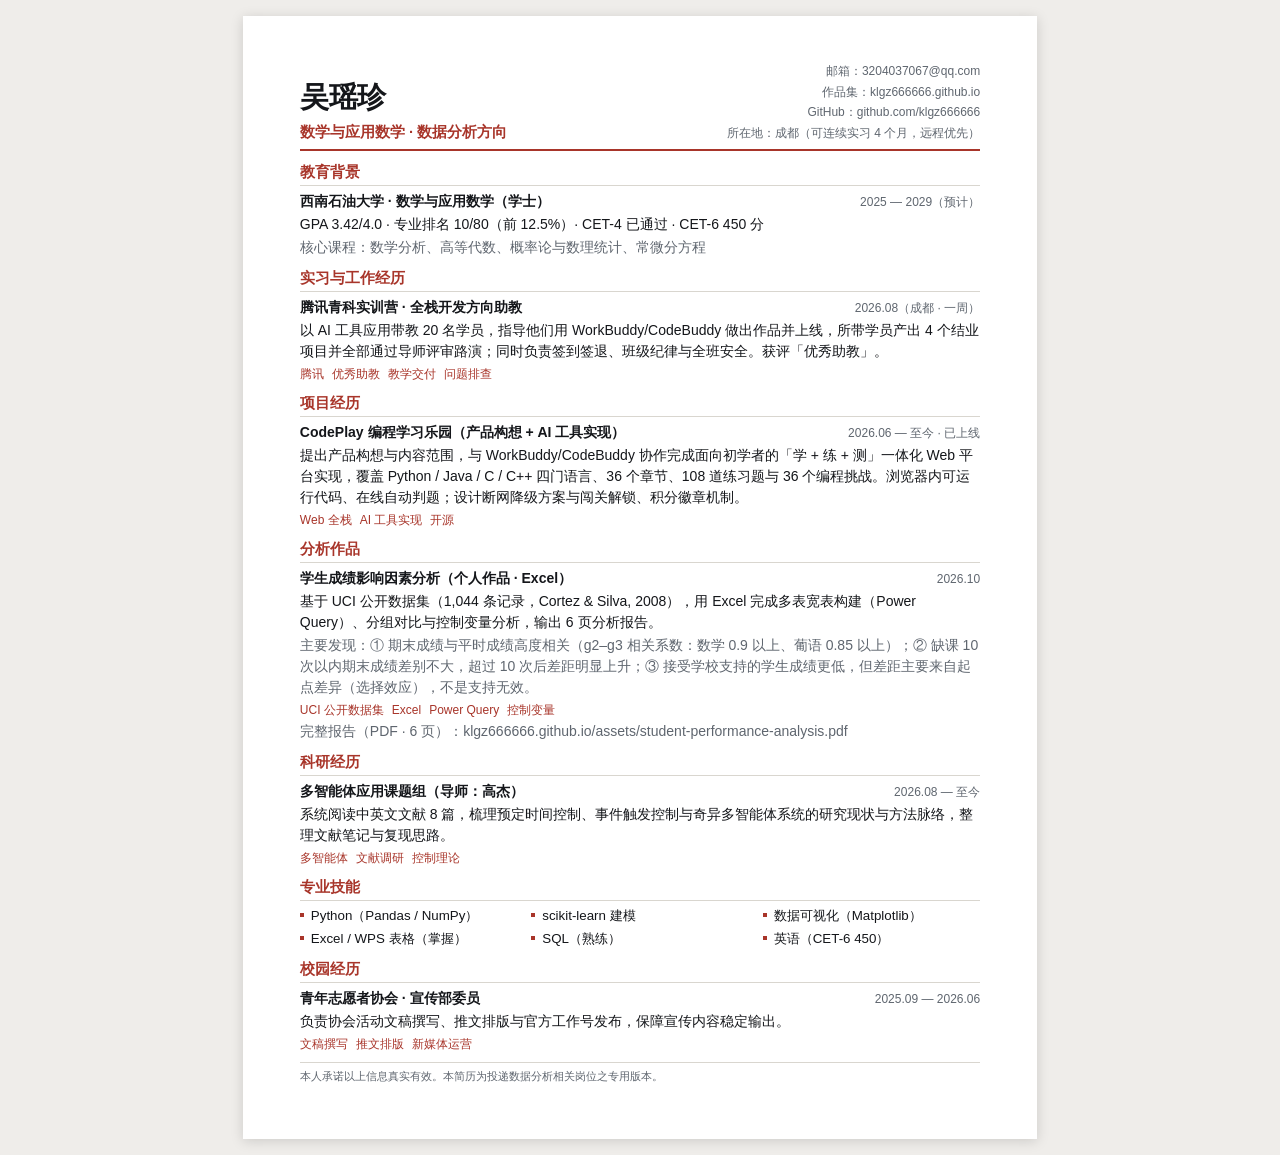
<file: resume_print.html>
<!DOCTYPE html>
<html lang="zh">
<head>
  <meta charset="UTF-8" />
  <meta name="viewport" content="width=device-width, initial-scale=1.0" />
  <title>吴瑶珍 - 简历（数据分析方向 / A4）</title>
  <link rel="icon" href="favicon.svg" type="image/svg+xml" />
  <style>
    :root {
      --ink: #14161a;
      --muted: #5f666f;
      --line: #d9d6cf;
      --accent: #a8352a;   /* 与站点其余页面统一的朱砂 */
    }
    * { box-sizing: border-box; margin: 0; padding: 0; }
    html, body {
      background: #efedea;
      color: var(--ink);
      font-family: "PingFang SC", "Microsoft YaHei", "Hiragino Sans GB", sans-serif;
      font-size: 10.5pt;
      line-height: 1.5;
    }
    /* 屏幕预览时的居中纸张 */
    .page {
      width: 210mm;
      min-height: 297mm;
      margin: 16px auto;
      background: #fff;
      padding: 12mm 15mm;
      box-shadow: 0 2px 12px rgba(0,0,0,.15);
    }
    /* ===== 页眉 ===== */
    .head {
      display: flex;
      justify-content: space-between;
      align-items: flex-end;
      border-bottom: 2px solid var(--accent);
      padding-bottom: 6px;
      margin-bottom: 10px;
    }
    .head__name { font-size: 22pt; font-weight: 700; letter-spacing: -0.01em; }
    .head__role { color: var(--accent); font-size: 11pt; font-weight: 600; margin-top: 2px; }
    .head__contact { text-align: right; font-size: 9pt; color: var(--muted); line-height: 1.7; }
    .head__contact a { color: var(--muted); text-decoration: none; }

    /* ===== 区块 ===== */
    .sec { margin-bottom: 9px; }
    .sec__title {
      font-size: 11pt;
      font-weight: 700;
      color: var(--accent);
      border-bottom: 1px solid var(--line);
      padding-bottom: 2px;
      margin-bottom: 5px;
    }
    .item { margin-bottom: 7px; }
    .item__top {
      display: flex;
      justify-content: space-between;
      align-items: baseline;
    }
    .item__title { font-weight: 700; font-size: 10.5pt; }
    .item__meta { color: var(--muted); font-size: 9pt; white-space: nowrap; }
    .item p { margin-top: 2px; }
    .desc { margin-top: 2px; }

    /* ===== 技能网格 ===== */
    .skills {
      display: grid;
      grid-template-columns: repeat(3, 1fr);
      gap: 3px 14px;
      font-size: 10pt;
    }
    .skills li { list-style: none; position: relative; padding-left: 11px; }
    /* 真实绘制的方点，不用 "▪" 这类 unicode 字符冒充图标 */
    .skills li::before {
      content: ""; position: absolute;
      left: 0; top: 0.52em;
      width: 4px; height: 4px; background: var(--accent);
    }

    .tags { margin-top: 3px; font-size: 9pt; color: var(--accent); }
    .tags span { display: inline-block; margin-right: 8px; }

    .muted { color: var(--muted); }

    /* ===== 打印 ===== */
    @media print {
      @page { size: A4; margin: 12mm; }
      html, body { background: #fff; font-size: 10.5pt; }
      .page { width: auto; min-height: auto; margin: 0; padding: 0; box-shadow: none; }
      .sec, .item { break-inside: avoid; }
      a { color: var(--muted); }
    }
  </style>
</head>
<body>
  <div class="page">
    <!-- 页眉 -->
    <div class="head">
      <div>
        <div class="head__name">吴瑶珍</div>
        <div class="head__role">数学与应用数学 · 数据分析方向</div>
      </div>
      <div class="head__contact">
        邮箱：3204037067@qq.com<br />
        作品集：klgz666666.github.io<br />
        GitHub：github.com/klgz666666<br />
        所在地：成都（可连续实习 4 个月，远程优先）
      </div>
    </div>

    <!-- 教育 -->
    <div class="sec">
      <div class="sec__title">教育背景</div>
      <div class="item">
        <div class="item__top">
          <div class="item__title">西南石油大学 · 数学与应用数学（学士）</div>
          <div class="item__meta">2025 — 2029（预计）</div>
        </div>
        <p>GPA 3.42/4.0 · 专业排名 10/80（前 12.5%）· CET-4 已通过 · CET-6 450 分</p>
        <p class="muted">核心课程：数学分析、高等代数、概率论与数理统计、常微分方程</p>
      </div>
    </div>

    <!-- 实习与工作经历 -->
    <div class="sec">
      <div class="sec__title">实习与工作经历</div>
      <div class="item">
        <div class="item__top">
          <div class="item__title">腾讯青科实训营 · 全栈开发方向助教</div>
          <div class="item__meta">2026.08（成都 · 一周）</div>
        </div>
        <p>以 AI 工具应用带教 20 名学员，指导他们用 WorkBuddy/CodeBuddy 做出作品并上线，所带学员产出 4 个结业项目并全部通过导师评审路演；同时负责签到签退、班级纪律与全班安全。获评「优秀助教」。</p>
        <div class="tags"><span>腾讯</span><span>优秀助教</span><span>教学交付</span><span>问题排查</span></div>
      </div>
    </div>

    <!-- 项目经历 -->
    <div class="sec">
      <div class="sec__title">项目经历</div>
      <div class="item">
        <div class="item__top">
          <div class="item__title">CodePlay 编程学习乐园（产品构想 + AI 工具实现）</div>
          <div class="item__meta">2026.06 — 至今 · 已上线</div>
        </div>
        <p>提出产品构想与内容范围，与 WorkBuddy/CodeBuddy 协作完成面向初学者的「学 + 练 + 测」一体化 Web 平台实现，覆盖 Python / Java / C / C++ 四门语言、36 个章节、108 道练习题与 36 个编程挑战。浏览器内可运行代码、在线自动判题；设计断网降级方案与闯关解锁、积分徽章机制。</p>
        <div class="tags"><span>Web 全栈</span><span>AI 工具实现</span><span>开源</span></div>
      </div>
    </div>

    <!-- 分析作品 -->
    <div class="sec">
      <div class="sec__title">分析作品</div>
      <div class="item">
        <div class="item__top">
          <div class="item__title">学生成绩影响因素分析（个人作品 · Excel）</div>
          <div class="item__meta">2026.10</div>
        </div>
        <p>基于 UCI 公开数据集（1,044 条记录，Cortez &amp; Silva, 2008），用 Excel 完成多表宽表构建（Power Query）、分组对比与控制变量分析，输出 6 页分析报告。</p>
        <p class="muted">主要发现：① 期末成绩与平时成绩高度相关（g2–g3 相关系数：数学 0.9 以上、葡语 0.85 以上）；② 缺课 10 次以内期末成绩差别不大，超过 10 次后差距明显上升；③ 接受学校支持的学生成绩更低，但差距主要来自起点差异（选择效应），不是支持无效。</p>
        <div class="tags"><span>UCI 公开数据集</span><span>Excel</span><span>Power Query</span><span>控制变量</span></div>
        <p class="muted">完整报告（PDF · 6 页）：klgz666666.github.io/assets/student-performance-analysis.pdf</p>
      </div>
    </div>

    <!-- 科研经历 -->
    <div class="sec">
      <div class="sec__title">科研经历</div>
      <div class="item">
        <div class="item__top">
          <div class="item__title">多智能体应用课题组（导师：高杰）</div>
          <div class="item__meta">2026.08 — 至今</div>
        </div>
        <p>系统阅读中英文文献 8 篇，梳理预定时间控制、事件触发控制与奇异多智能体系统的研究现状与方法脉络，整理文献笔记与复现思路。</p>
        <div class="tags"><span>多智能体</span><span>文献调研</span><span>控制理论</span></div>
      </div>
    </div>

    <!-- 技能 -->
    <div class="sec">
      <div class="sec__title">专业技能</div>
      <ul class="skills">
        <li>Python（Pandas / NumPy）</li>
        <li>scikit-learn 建模</li>
        <li>数据可视化（Matplotlib）</li>
        <li>Excel / WPS 表格（掌握）</li>
        <li>SQL（熟练）</li>
        <li>英语（CET-6 450）</li>
      </ul>
    </div>

    <!-- 校园经历 -->
    <div class="sec">
      <div class="sec__title">校园经历</div>
      <div class="item">
        <div class="item__top">
          <div class="item__title">青年志愿者协会 · 宣传部委员</div>
          <div class="item__meta">2025.09 — 2026.06</div>
        </div>
        <p>负责协会活动文稿撰写、推文排版与官方工作号发布，保障宣传内容稳定输出。</p>
        <div class="tags"><span>文稿撰写</span><span>推文排版</span><span>新媒体运营</span></div>
      </div>
    </div>

    <p class="muted" style="font-size:8.5pt;margin-top:8px;border-top:1px solid var(--line);padding-top:5px;">
      本人承诺以上信息真实有效。本简历为投递数据分析相关岗位之专用版本。
    </p>
  </div>
</body>
</html>
</file>
<file: styles.css>
/* =========================================================
   吴瑶珍 · 个人主页
   视觉方向：宣纸暖白 + 墨黑 + 单一朱砂强调色
   层次全部由 字号 / 字重 / 色调 承担 —— 不用渐变文字、
   不用 eyebrow 小标签、不用卡片套卡片、不用 emoji 当图标。
   ========================================================= */

:root {
  /* ---- 色：全部 tint 过，不用纯黑纯白纯灰 ---- */
  --ink:        #14161a;   /* 主文字 */
  --ink-soft:   #33383f;   /* 正文次级 */
  --muted:      #5f666f;   /* 元信息（on paper 5.6:1） */
  --paper:      #fbfaf8;   /* 页面底 */
  --surface:    #ffffff;   /* 抬升面 */
  --line:       #e4e1da;   /* 分隔线 */
  --line-soft:  #eceae4;
  --seal:       #a8352a;   /* 朱砂 · 唯一强调色（on paper 6.3:1） */
  --seal-deep:  #8b2a20;   /* 悬停 */
  --seal-tint:  #f7ece9;   /* 极淡底 */

  /* ---- 间距：4 为基数 ---- */
  --s1: 4px;  --s2: 8px;  --s3: 12px; --s4: 16px;
  --s5: 24px; --s6: 32px; --s7: 48px; --s8: 64px; --s9: 96px;

  /* ---- 圆角：卡片 14px，pill 只给小控件 ---- */
  --r-card: 14px;
  --r-ctrl: 8px;

  /* ---- 字体 ---- */
  --sans: "PingFang SC", "Hiragino Sans GB", "Source Han Sans SC",
          "Noto Sans CJK SC", "Microsoft YaHei", ui-sans-serif, system-ui,
          -apple-system, "Segoe UI", sans-serif;
  --mono: ui-monospace, "SF Mono", "JetBrains Mono", Menlo, Consolas,
          "Liberation Mono", monospace;

  --measure: 40em;   /* 正文行宽，约 36–40 汉字 */
  --shell: 1080px;   /* 页面最大宽 */
}

* { box-sizing: border-box; margin: 0; padding: 0; }

html {
  scroll-behavior: smooth;
  scroll-padding-top: 72px;
  -webkit-text-size-adjust: 100%;
  caret-color: var(--seal);
}

body {
  font-family: var(--sans);
  font-size: 1.0625rem;      /* 17px，中文舒适正文字号 */
  line-height: 1.8;
  color: var(--ink-soft);
  background: var(--paper);
  -webkit-font-smoothing: antialiased;
  text-rendering: optimizeLegibility;
}

/* ---- 浏览器表面：这些默认值属于别人的设计系统，必须接管 ---- */
::selection { background: var(--seal-tint); color: var(--ink); }

html { scrollbar-width: thin; scrollbar-color: var(--line) var(--paper); }
body::-webkit-scrollbar { width: 10px; }
body::-webkit-scrollbar-track { background: var(--paper); }
body::-webkit-scrollbar-thumb {
  background: var(--line); border-radius: 99px;
  border: 3px solid var(--paper);
}

:focus-visible {
  outline: 2px solid var(--seal);
  outline-offset: 3px;
  border-radius: 2px;
}

a { color: inherit; text-decoration: none; }

.icon {
  width: 1em; height: 1em;
  flex: none;
  vertical-align: -0.125em;
  stroke-width: 1.6;
}

.skip {
  position: absolute; left: var(--s4); top: -60px; z-index: 100;
  background: var(--ink); color: var(--paper);
  padding: var(--s3) var(--s4); border-radius: var(--r-ctrl);
  font-size: .875rem; transition: top .18s;
}
.skip:focus { top: var(--s4); }

/* =========================================================
   顶部导航
   ========================================================= */
.topbar {
  position: sticky; top: 0; z-index: 50;
  background: var(--paper);
  border-bottom: 1px solid var(--line-soft);
}
.topbar__inner {
  max-width: var(--shell); margin: 0 auto;
  padding: var(--s4) var(--s5);
  display: flex; align-items: center; gap: var(--s6);
}
.topbar__logo {
  font-size: 1.0625rem; font-weight: 800;
  letter-spacing: -0.02em; color: var(--ink);
  margin-right: auto;
}
.topbar__nav { display: flex; gap: var(--s6); }
.topbar__nav a {
  font-size: .9375rem; font-weight: 600; color: var(--muted);
  padding-block: var(--s1);
  border-bottom: 1.5px solid transparent;
  transition: color .18s, border-color .18s;
}
.topbar__nav a:hover { color: var(--ink); border-color: var(--seal); }

.lang {
  flex: none;
  font: inherit; font-size: .8125rem; font-weight: 700;
  letter-spacing: .04em;
  color: var(--ink); background: transparent;
  border: 1px solid var(--line); border-radius: var(--r-ctrl);
  padding: 6px 12px; cursor: pointer;
  transition: border-color .18s, background .18s;
}
.lang:hover { border-color: var(--ink); background: var(--surface); }

/* =========================================================
   Hero
   ========================================================= */
.hero { border-bottom: 1px solid var(--line-soft); }
.hero__inner {
  max-width: var(--shell); margin: 0 auto;
  padding: var(--s9) var(--s5) var(--s8);
}
.hero__name {
  font-size: clamp(2.75rem, 8.5vw, 5rem);
  font-weight: 800;
  letter-spacing: -0.03em;
  line-height: 1.05;
  color: var(--ink);
}
.hero__role {
  margin-top: var(--s4);
  font-size: 1.125rem; font-weight: 600; color: var(--ink);
  letter-spacing: -0.01em;
}
.hero__tagline {
  margin-top: var(--s2);
  font-size: 1.0625rem; color: var(--muted);
  max-width: 34em;
}

.hero__cta {
  margin-top: var(--s7);
  display: flex; flex-wrap: wrap; gap: var(--s3);
}
.btn {
  display: inline-flex; align-items: center; gap: var(--s2);
  font-size: .9375rem; font-weight: 700;
  padding: 11px 20px; border-radius: var(--r-ctrl);
  border: 1px solid transparent; cursor: pointer;
  transition: background .18s, color .18s, border-color .18s;
}
.btn--seal { background: var(--seal); color: #fff; }
.btn--seal:hover { background: var(--seal-deep); }
.btn--line { border-color: var(--line); color: var(--ink); background: var(--surface); }
.btn--line:hover { border-color: var(--ink); }
.btn--bare { color: var(--muted); padding-inline: var(--s3); }
.btn--bare:hover { color: var(--seal); }

.hero__links {
  list-style: none; margin-top: var(--s6);
  display: flex; flex-wrap: wrap; gap: var(--s2) var(--s6);
}
.hero__links a {
  display: inline-flex; align-items: center; gap: var(--s2);
  font-size: .9375rem; color: var(--muted);
  border-bottom: 1px solid transparent;
  transition: color .18s, border-color .18s;
  font-variant-numeric: tabular-nums;
}
.hero__links a:hover { color: var(--ink); border-color: var(--seal); }
.hero__links .icon { color: var(--muted); }

/* =========================================================
   区块通用
   ========================================================= */
.band {
  max-width: var(--shell); margin: 0 auto;
  padding: var(--s8) var(--s5);
}
/* 章节之间用 hairline 分隔，比留 "高大空间" 更经济也更好读 */
.band + .band { border-top: 1px solid var(--line-soft); }
.band--contact { padding-bottom: var(--s9); }

/* 标题上方留出更多空间，下方收紧 */
.band__title {
  margin-top: var(--s1);
  margin-bottom: var(--s6);
  font-size: clamp(1.25rem, 2.6vw, 1.5rem);
  font-weight: 800; letter-spacing: -0.02em;
  color: var(--ink);
}

.prose { max-width: var(--measure); }
.prose p + p { margin-top: var(--s4); }
.prose__lead {
  font-size: 1.25rem; line-height: 1.7;
  color: var(--ink); font-weight: 600;
  letter-spacing: -0.01em;
}

/* =========================================================
   教育 / 经历记录
   ========================================================= */
.record { list-style: none; }
.record__item {
  display: grid;
  grid-template-columns: 13rem 1fr;
  gap: var(--s3) var(--s6);
  padding: var(--s5) 0;
  border-top: 1px solid var(--line-soft);
}
.record__item:last-child { border-bottom: 1px solid var(--line-soft); }

.record__when {
  display: flex; flex-direction: column; gap: var(--s1);
  font-variant-numeric: tabular-nums;
}
.record__date {
  font-size: .9375rem; font-weight: 700; color: var(--ink);
  letter-spacing: -0.01em;
}
.record__note { font-size: .8125rem; color: var(--muted); }

.record__title {
  font-size: 1.125rem; font-weight: 700; color: var(--ink);
  letter-spacing: -0.015em; line-height: 1.5;
}
.record__sub {
  margin-top: var(--s3);
  font-size: .9375rem; color: var(--muted); max-width: 38em;
}

.facts {
  margin-top: var(--s4);
  display: flex; flex-wrap: wrap; gap: var(--s2) var(--s7);
}
.facts dt {
  font-size: .75rem; font-weight: 700; color: var(--muted);
  letter-spacing: .06em; text-transform: uppercase;
}
.facts dd {
  margin-top: 2px;
  font-size: 1rem; font-weight: 700; color: var(--ink);
  font-variant-numeric: tabular-nums;
  letter-spacing: -0.01em;
}

/* =========================================================
   技能：不用百分比进度条，改用可解释的分档
   ========================================================= */
.skillset + .skillset { margin-top: var(--s7); }
.skillset__label {
  font-size: .8125rem; font-weight: 700; color: var(--muted);
  letter-spacing: .04em; margin-bottom: var(--s3);
}
.skillset__list { list-style: none; }

.skill {
  display: grid;
  grid-template-columns: minmax(10rem, 15rem) 1fr auto;
  gap: var(--s2) var(--s5);
  align-items: baseline;
  padding: var(--s4) 0;
  border-top: 1px solid var(--line-soft);
}
.skill:last-child { border-bottom: 1px solid var(--line-soft); }

.skill__name {
  font-size: 1rem; font-weight: 700; color: var(--ink);
  letter-spacing: -0.01em;
  display: flex; flex-wrap: wrap; align-items: baseline; gap: var(--s2);
}
.skill__stack { font-size: .8125rem; font-weight: 500; color: var(--muted); }
.skill__meta  { font-size: .9375rem; color: var(--muted); }
.skill__level {
  font-size: .8125rem; font-weight: 700; color: var(--seal);
  white-space: nowrap;
}

/* 分析作品的发现清单：朱砂方点，与打印版技能方点同一套视觉语言 */
.findings { list-style: none; margin-top: var(--s4); }
.findings li {
  position: relative;
  padding-left: 14px;
  margin-top: var(--s2);
  font-size: .9375rem; line-height: 1.7;
  color: var(--ink-soft);
}
.findings li::before {
  content: ""; position: absolute;
  left: 0; top: .62em;
  width: 5px; height: 5px; background: var(--seal);
}

/* =========================================================
   项目与经历
   ========================================================= */
.works {
  display: grid;
  grid-template-columns: repeat(auto-fit, minmax(300px, 1fr));
  gap: var(--s5);
}
.work {
  background: var(--surface);
  border: 1px solid var(--line);
  border-radius: var(--r-card);
  padding: var(--s5);
  transition: border-color .2s, background .2s;
}
.work:hover { border-color: var(--ink); }

.work__head { margin-bottom: var(--s3); }
.work__title {
  font-size: 1.0625rem; font-weight: 700; color: var(--ink);
  letter-spacing: -0.015em; line-height: 1.5;
}
.work__when {
  margin-top: var(--s2);
  font-size: .8125rem; color: var(--muted);
  font-variant-numeric: tabular-nums;
}
.work__desc { font-size: .9375rem; line-height: 1.75; }

.tags {
  list-style: none; margin-top: var(--s4);
  display: flex; flex-wrap: wrap; gap: var(--s2);
}
.tags li {
  font-size: .75rem; font-weight: 600; color: var(--muted);
  border: 1px solid var(--line); border-radius: 4px;
  padding: 2px 8px; letter-spacing: .02em;
}

.work__links { margin-top: var(--s4); display: flex; flex-wrap: wrap; gap: var(--s5); }
.work__links a {
  display: inline-flex; align-items: center; gap: var(--s2);
  font-size: .875rem; font-weight: 700; color: var(--seal);
  border-bottom: 1.5px solid transparent;
  transition: border-color .18s;
}
.work__links a:hover { border-color: var(--seal); }

/* =========================================================
   联系
   ========================================================= */
.contact__lead {
  font-size: 1rem; color: var(--muted);
  max-width: 34em; margin-bottom: var(--s6);
}
.contact { max-width: 34em; }
.contact__row {
  display: grid;
  grid-template-columns: 9rem 1fr;
  gap: var(--s3);
  align-items: baseline;
  padding: var(--s3) 0;
  border-top: 1px solid var(--line-soft);
}
.contact__row:last-child { border-bottom: 1px solid var(--line-soft); }
.contact dt {
  display: flex; align-items: center; gap: var(--s2);
  font-size: .875rem; font-weight: 700; color: var(--muted);
}
.contact dd {
  font-size: 1rem; color: var(--ink); font-weight: 600;
  word-break: break-word;
}
.contact dd a {
  border-bottom: 1px solid var(--line);
  transition: border-color .18s, color .18s;
}
.contact dd a:hover { color: var(--seal); border-color: var(--seal); }

/* =========================================================
   页脚
   ========================================================= */
.foot {
  border-top: 1px solid var(--line-soft);
  padding: var(--s6) var(--s5) var(--s7);
  max-width: var(--shell); margin: 0 auto;
  display: flex; flex-wrap: wrap; gap: var(--s2) var(--s5);
  justify-content: space-between;
  font-size: .875rem; color: var(--muted);
  font-variant-numeric: tabular-nums;
}
.foot a { border-bottom: 1px solid transparent; transition: border-color .18s, color .18s; }
.foot a:hover { color: var(--ink); border-color: var(--seal); }

/* =========================================================
   动效：只有 Hero 一次编排入场。其余区块保持静止，
   避免"每个区块同一个淡入"这个最常见 AI 模板动作。
   ========================================================= */
.hero__inner > * {
  animation: rise .75s cubic-bezier(.16, 1, .3, 1) both;
}
.hero__name     { animation-delay: .04s; }
.hero__role     { animation-delay: .10s; }
.hero__tagline  { animation-delay: .16s; }
.hero__cta      { animation-delay: .22s; }
.hero__links    { animation-delay: .28s; }

@keyframes rise {
  from { opacity: 0; transform: translateY(14px); }
  to   { opacity: 1; transform: none; }
}

@media (prefers-reduced-motion: reduce) {
  html { scroll-behavior: auto; }
  .hero__inner > * { animation: none; }
  * { transition-duration: .01ms !important; }
}

/* =========================================================
   响应式：结构性变化，不只是缩字号
   ========================================================= */
@media (max-width: 860px) {
  .record__item { grid-template-columns: 1fr; gap: var(--s3); }
  .record__when { flex-direction: row; align-items: baseline; gap: var(--s3); }
}

@media (max-width: 720px) {
  .topbar__inner { padding: var(--s3) var(--s4); gap: var(--s4); }
  /* 移动端隐藏锚点导航：中文刚好装下、英文必然溢出，
     与其塞成 13px 挤字或做成横向滚动条，不如交给页面滚动。
     主入口已由 Hero 的 CTA 承担。 */
  .topbar__nav { display: none; }
  .topbar__logo { white-space: nowrap; }

  .hero__inner { padding: var(--s8) var(--s4) var(--s7); }
  .band { padding: var(--s7) var(--s4); }
  .band__title { margin-bottom: var(--s5); }

  .skill {
    grid-template-columns: 1fr auto;
    align-items: baseline;
  }
  .skill__meta { grid-column: 1 / -1; }
  .contact__row { grid-template-columns: 1fr; gap: var(--s1); }
  .works { grid-template-columns: 1fr; }
  .btn { flex: 1 1 auto; justify-content: center; }
}

@media (max-width: 420px) {
  .hero__cta { flex-direction: column; align-items: stretch; }
  .facts { gap: var(--s4); }
}

/* =========================================================
   打印：HR 可能会直接打印这一页
   ========================================================= */
@media print {
  .topbar, .skip, .hero__cta, .hero__links, .foot__meta { display: none; }
  body { background: #fff; font-size: 11pt; color: #000; }
  .hero { border-bottom: 1px solid #999; }
  .hero__inner { padding: 0 0 var(--s5); }
  .band { padding: var(--s5) 0; break-inside: avoid; }
  .band + .band { border-top: 1px solid #ccc; }
  .work {
    border: 1px solid #ccc; background: #fff;
    break-inside: avoid; box-shadow: none;
  }
  .work__links a[href^="http"]::after { content: " (" attr(href) ")"; font-size: 8pt; color: #555; }
  .contact dd a::after { content: " (" attr(href) ")"; font-size: 8pt; color: #555; }
  a { color: #000; }
}
</file>
